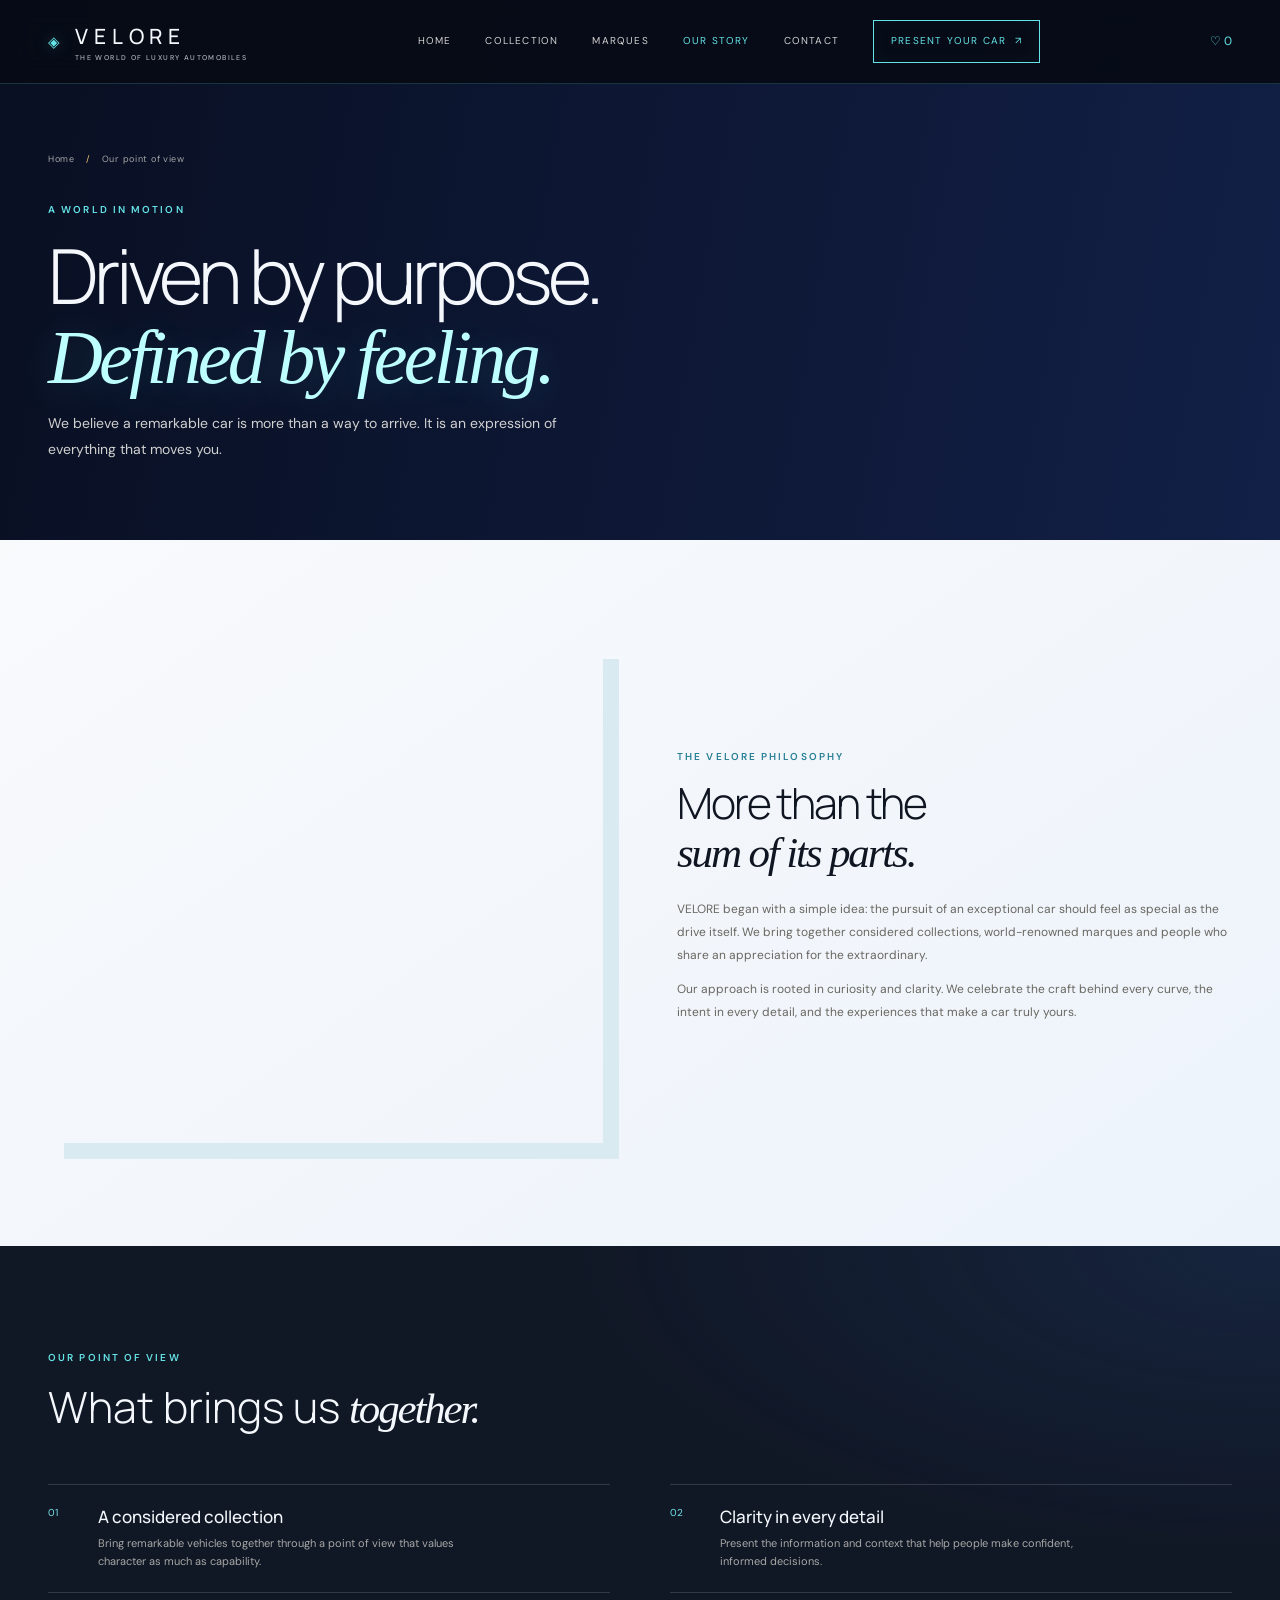
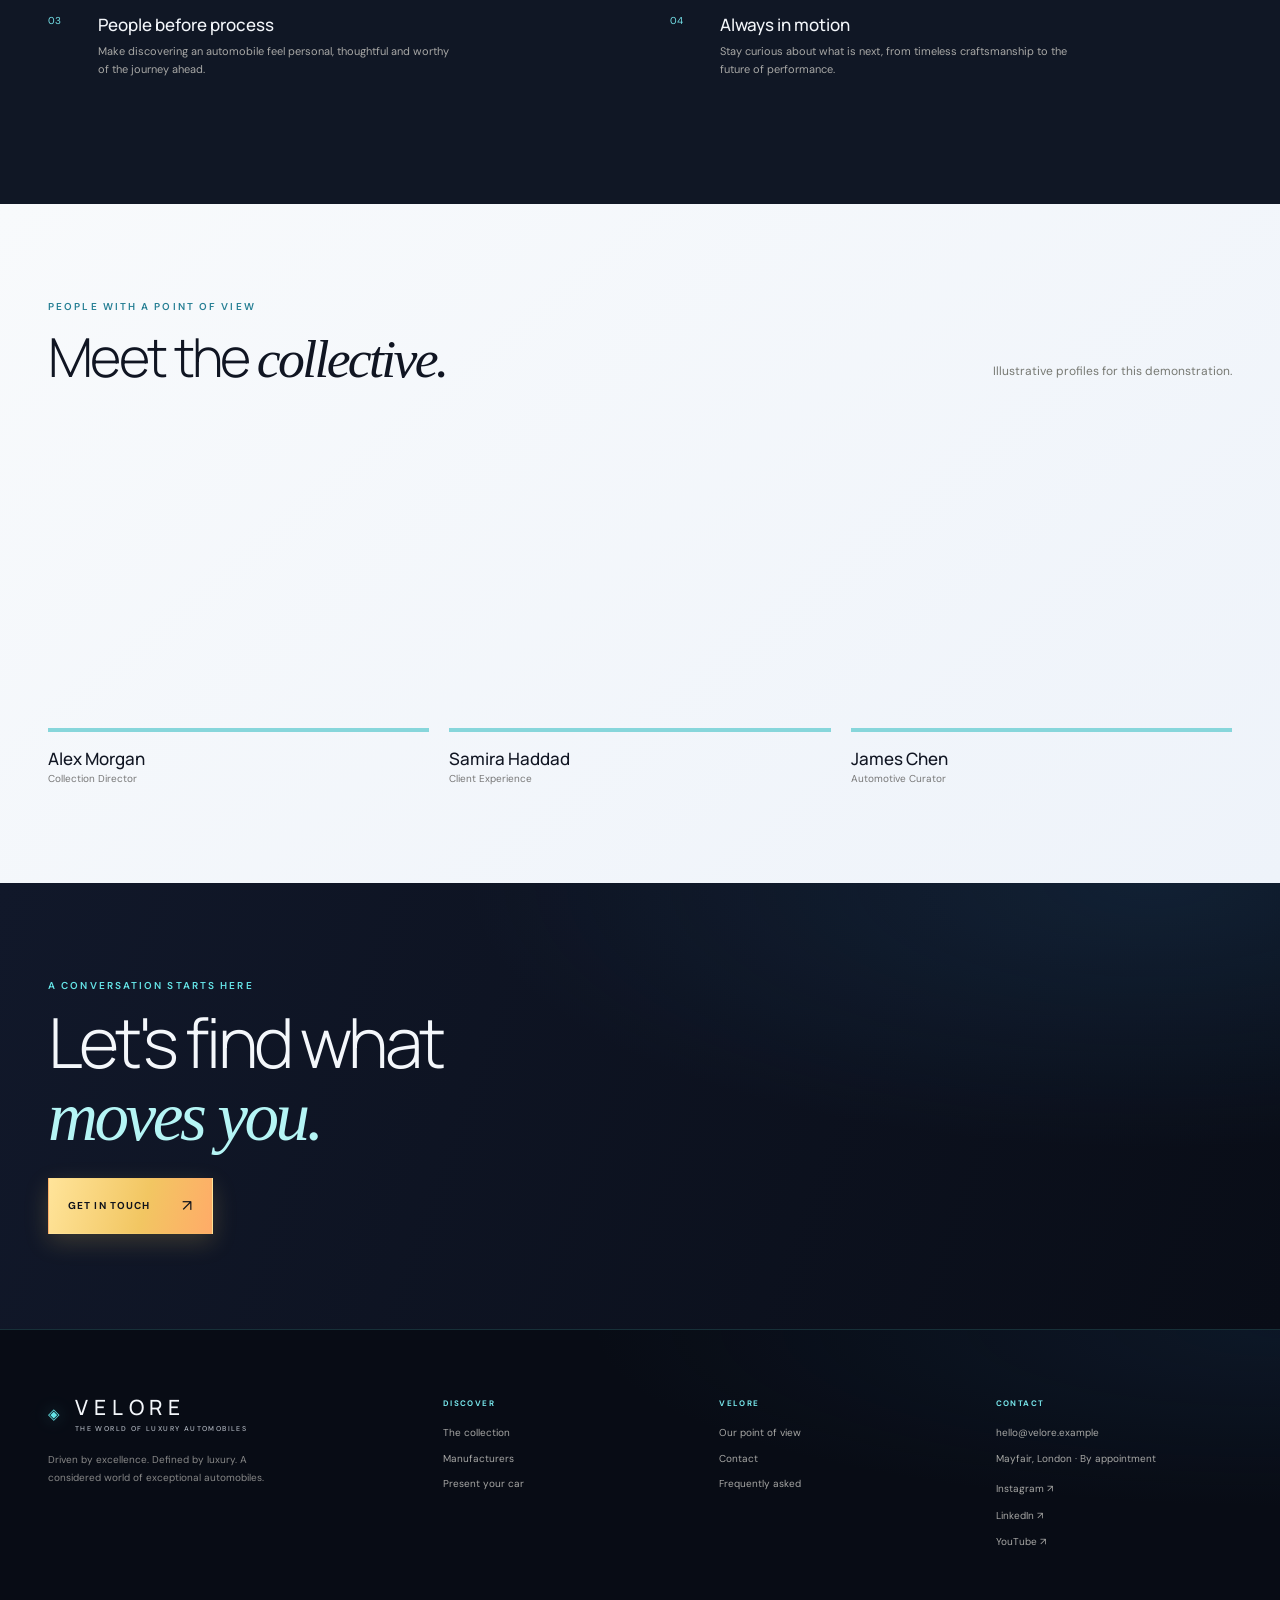
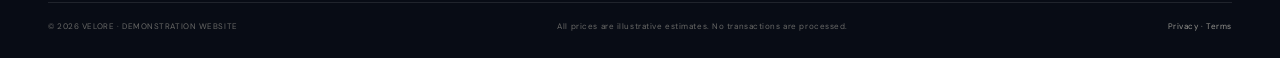
<file: about.html>
<!doctype html><html lang="en"><head><meta charset="utf-8"><meta name="viewport" content="width=device-width,initial-scale=1"><meta name="theme-color" content="#08090b"><title>Our point of view — VELORE</title><link rel="preconnect" href="https://fonts.googleapis.com"><link rel="preconnect" href="https://fonts.gstatic.com" crossorigin><link href="https://fonts.googleapis.com/css2?family=DM+Sans:wght@400;500;600;700&family=Manrope:wght@300;400;500;600;700&display=swap" rel="stylesheet"><link rel="stylesheet" href="css/style.css"></head><body data-page="about"><div class="loader"><span>VELORE</span><i></i></div><div id="site-header"></div><main><section class="page-hero about-hero"><div class="wrap"><div class="breadcrumbs"><a href="index.html">Home</a><span>/</span> Our point of view</div><div class="eyebrow">A WORLD IN MOTION</div><h1>Driven by purpose.<br><em>Defined by feeling.</em></h1><p>We believe a remarkable car is more than a way to arrive. It is an expression of everything that moves you.</p></div></section><section class="about-story section-light"><div class="wrap story-layout"><div class="story-image" role="img" aria-label="Classic luxury car on a scenic road"></div><div class="story-copy"><div class="eyebrow dark-eyebrow">THE VELORE PHILOSOPHY</div><h2>More than the<br><em>sum of its parts.</em></h2><p>VELORE began with a simple idea: the pursuit of an exceptional car should feel as special as the drive itself. We bring together considered collections, world-renowned marques and people who share an appreciation for the extraordinary.</p><p>Our approach is rooted in curiosity and clarity. We celebrate the craft behind every curve, the intent in every detail, and the experiences that make a car truly yours.</p></div></div></section><section class="timeline-section"><div class="wrap"><div class="eyebrow">OUR POINT OF VIEW</div><h2>What brings us <em>together.</em></h2><div class="timeline"><article><span>01</span><div><h3>A considered collection</h3><p>Bring remarkable vehicles together through a point of view that values character as much as capability.</p></div></article><article><span>02</span><div><h3>Clarity in every detail</h3><p>Present the information and context that help people make confident, informed decisions.</p></div></article><article><span>03</span><div><h3>People before process</h3><p>Make discovering an automobile feel personal, thoughtful and worthy of the journey ahead.</p></div></article><article><span>04</span><div><h3>Always in motion</h3><p>Stay curious about what is next, from timeless craftsmanship to the future of performance.</p></div></article></div></div></section><section class="team-section section-light"><div class="wrap"><div class="section-heading"><div><div class="eyebrow dark-eyebrow">PEOPLE WITH A POINT OF VIEW</div><h2>Meet the <em>collective.</em></h2></div><p class="section-note">Illustrative profiles for this demonstration.</p></div><div class="team-grid"><article><div class="team-photo team-one"></div><h3>Alex Morgan</h3><p>Collection Director</p></article><article><div class="team-photo team-two"></div><h3>Samira Haddad</h3><p>Client Experience</p></article><article><div class="team-photo team-three"></div><h3>James Chen</h3><p>Automotive Curator</p></article></div></div></section><section class="contact-cta"><div class="wrap"><div class="eyebrow">A CONVERSATION STARTS HERE</div><h2>Let's find what<br><em>moves you.</em></h2><a href="contact.html" class="button button-gold">Get in touch <b>↗</b></a></div></section></main><div id="site-footer"></div><div id="toast" role="status" aria-live="polite"></div><script src="js/data.js"></script><script src="js/app.js"></script></body></html>
</file>
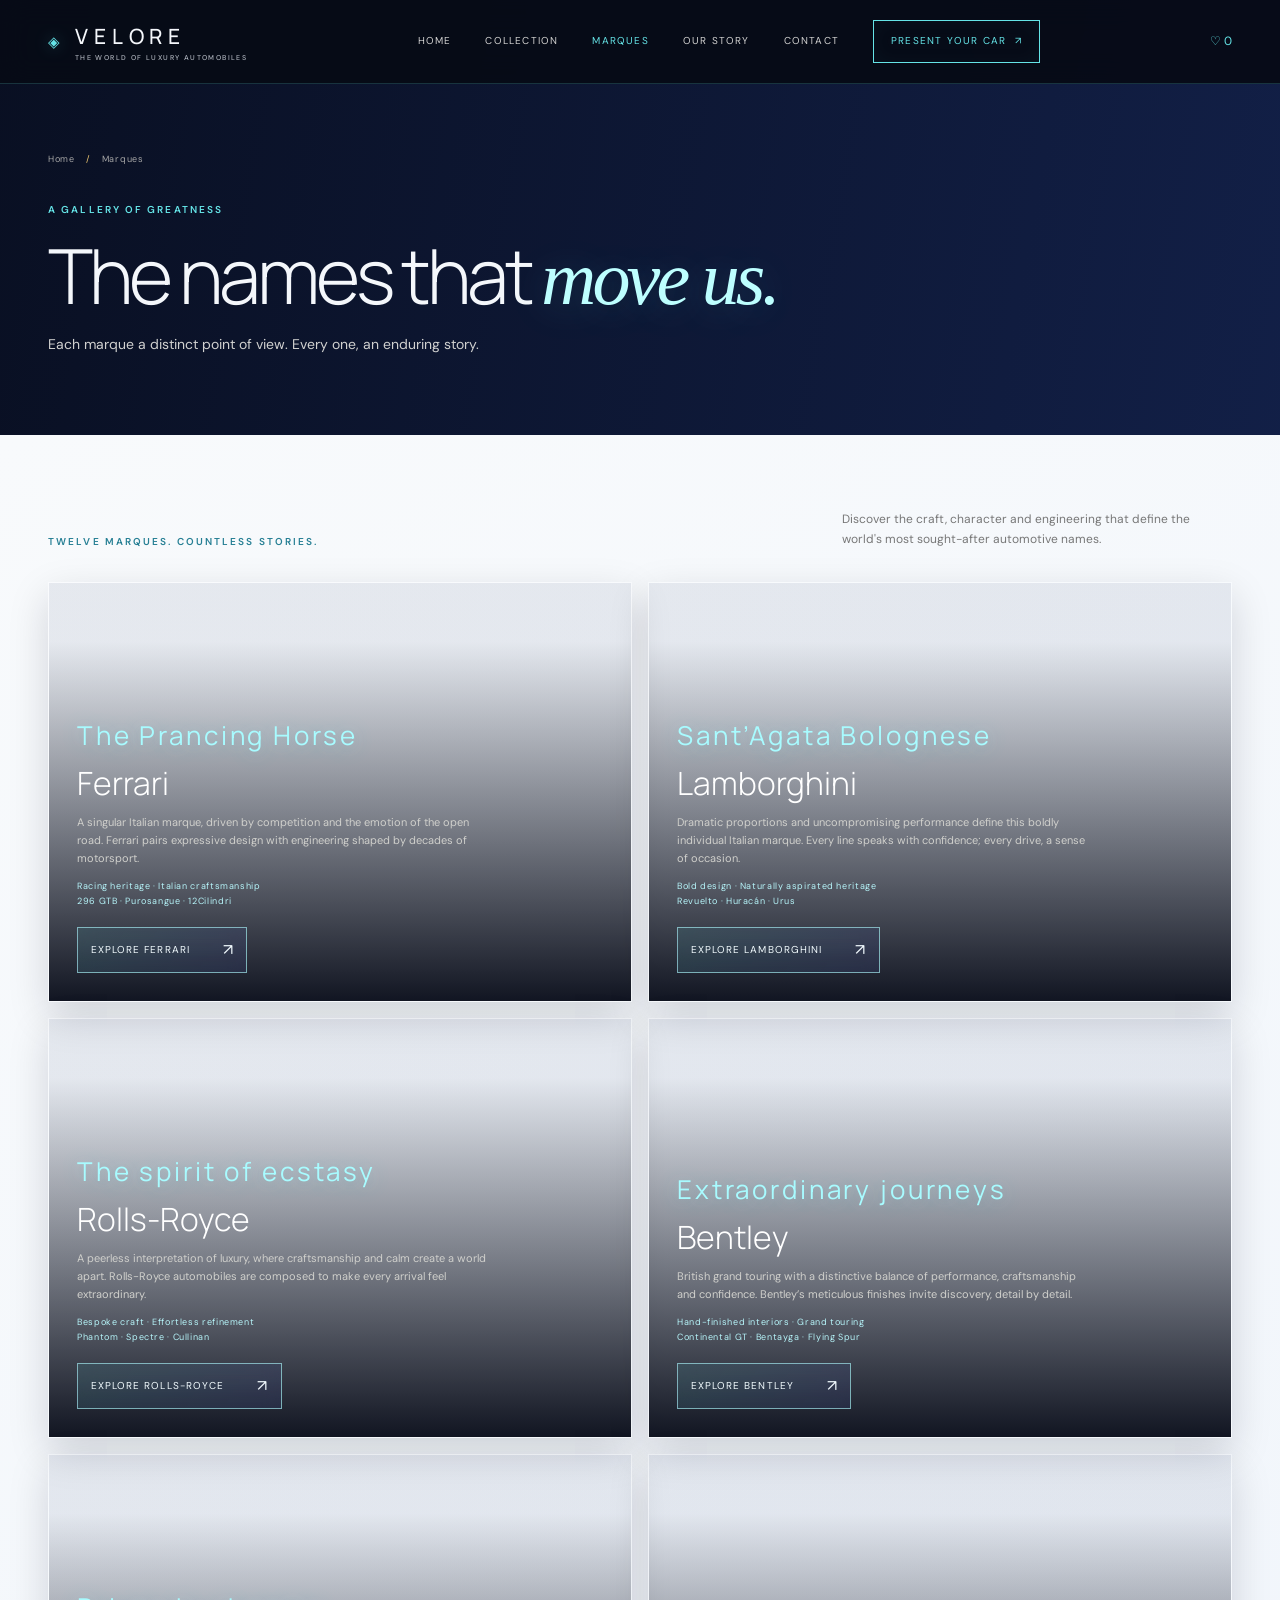
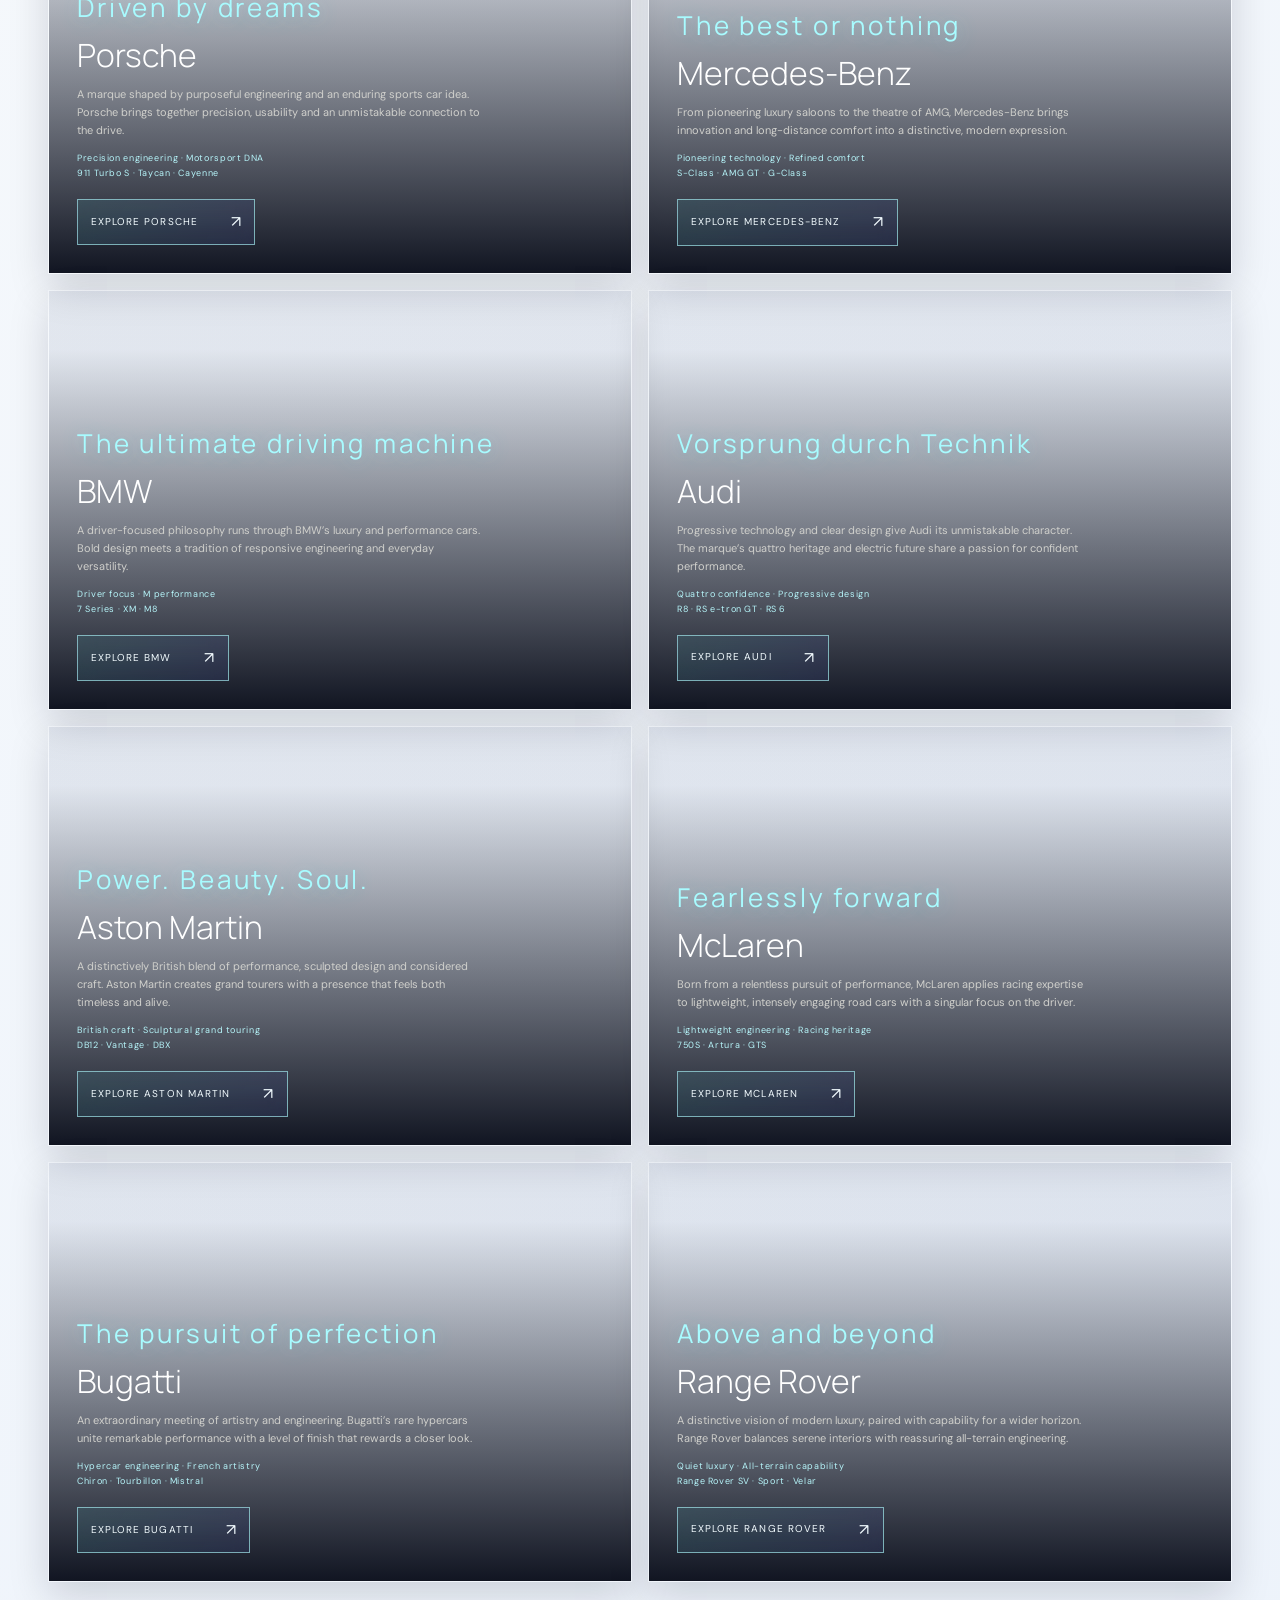
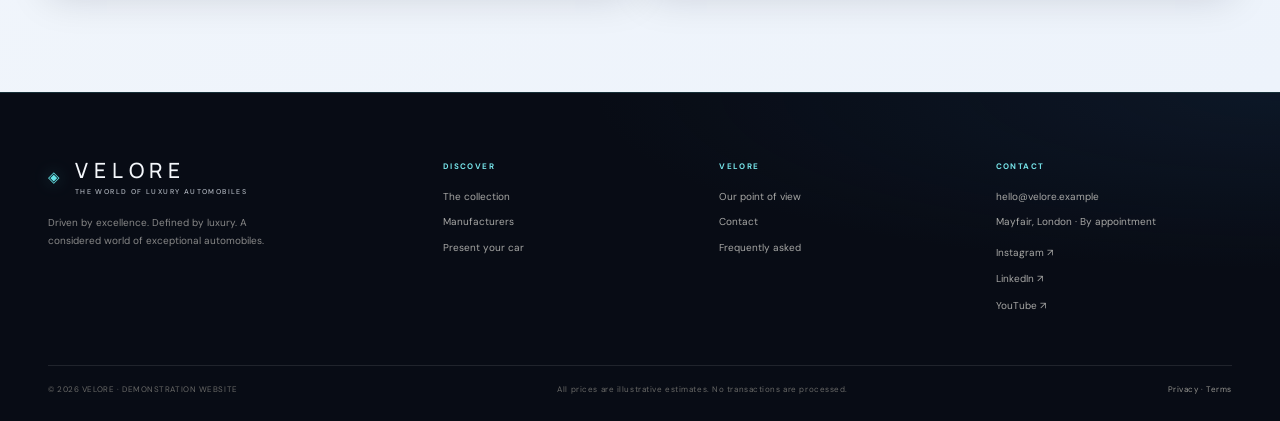
<file: brands.html>
<!doctype html><html lang="en"><head><meta charset="utf-8"><meta name="viewport" content="width=device-width,initial-scale=1"><meta name="theme-color" content="#08090b"><meta name="description" content="Meet the iconic marques in the VELORE collection."><title>Marques — VELORE</title><link rel="preconnect" href="https://fonts.googleapis.com"><link rel="preconnect" href="https://fonts.gstatic.com" crossorigin><link href="https://fonts.googleapis.com/css2?family=DM+Sans:wght@400;500;600;700&family=Manrope:wght@300;400;500;600;700&display=swap" rel="stylesheet"><link rel="stylesheet" href="css/style.css"></head><body data-page="brands"><div class="loader"><span>VELORE</span><i></i></div><div id="site-header"></div><main><section class="page-hero brands-hero"><div class="wrap"><div class="breadcrumbs"><a href="index.html">Home</a><span>/</span> Marques</div><div class="eyebrow">A GALLERY OF GREATNESS</div><h1>The names that <em>move us.</em></h1><p>Each marque a distinct point of view. Every one, an enduring story.</p></div></section><section class="section-light brands-page"><div class="wrap"><div class="brands-intro"><div class="eyebrow dark-eyebrow">TWELVE MARQUES. COUNTLESS STORIES.</div><p>Discover the craft, character and engineering that define the world's most sought-after automotive names.</p></div><div id="brands-grid" class="brands-editorial"></div></div></section></main><div id="site-footer"></div><div id="toast" role="status" aria-live="polite"></div><script src="js/data.js"></script><script src="js/app.js"></script></body></html>
</file>
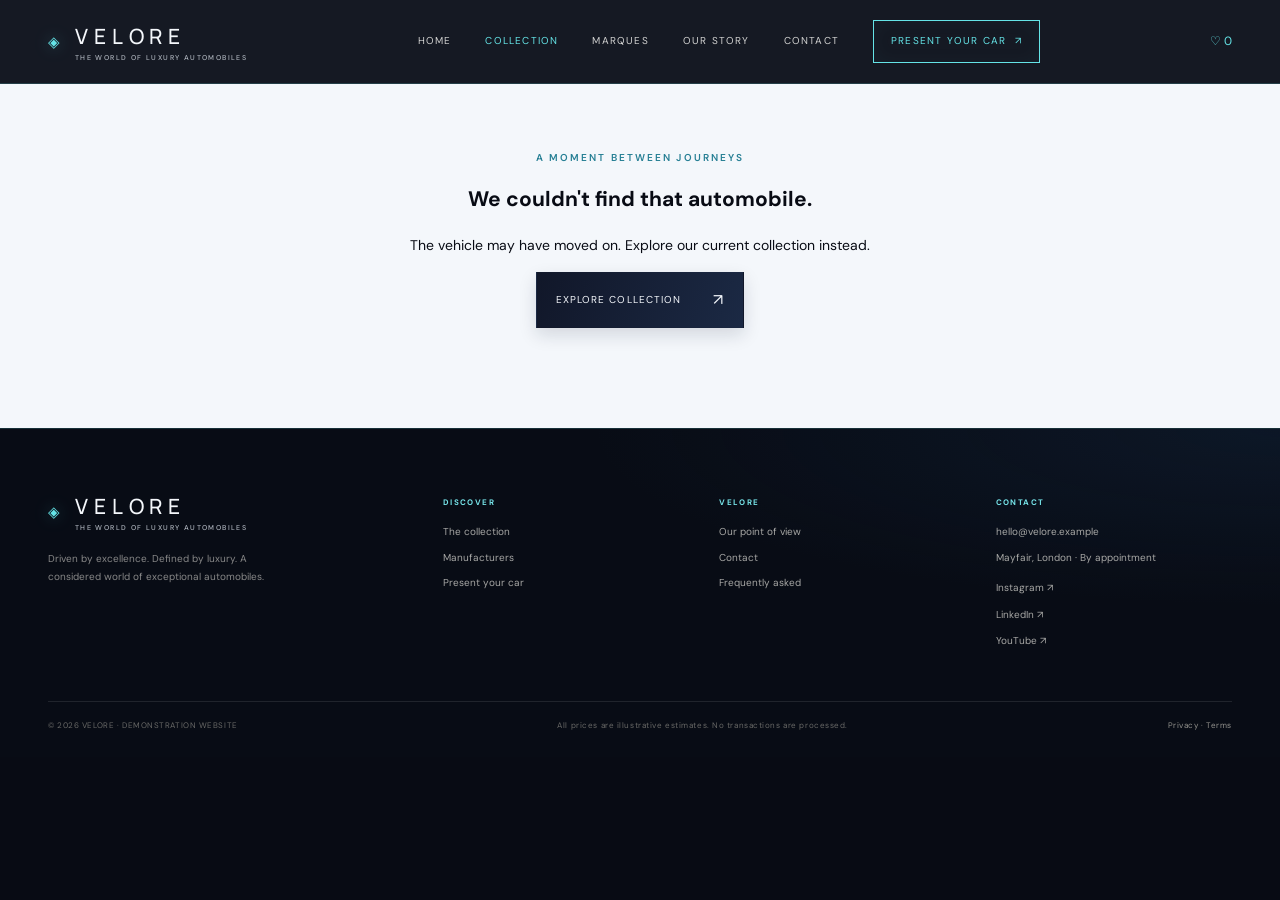
<file: car-details.html>
<!doctype html><html lang="en"><head><meta charset="utf-8"><meta name="viewport" content="width=device-width,initial-scale=1"><meta name="theme-color" content="#08090b"><title>Discover this car — VELORE</title><link rel="preconnect" href="https://fonts.googleapis.com"><link rel="preconnect" href="https://fonts.gstatic.com" crossorigin><link href="https://fonts.googleapis.com/css2?family=DM+Sans:wght@400;500;600;700&family=Manrope:wght@300;400;500;600;700&display=swap" rel="stylesheet"><link rel="stylesheet" href="css/style.css"></head><body data-page="details"><div class="loader"><span>VELORE</span><i></i></div><div id="site-header"></div><main id="detail-content"></main><div id="site-footer"></div><div id="modal-root"></div><div id="toast" role="status" aria-live="polite"></div><script src="js/data.js"></script><script src="js/app.js"></script></body></html>
</file>
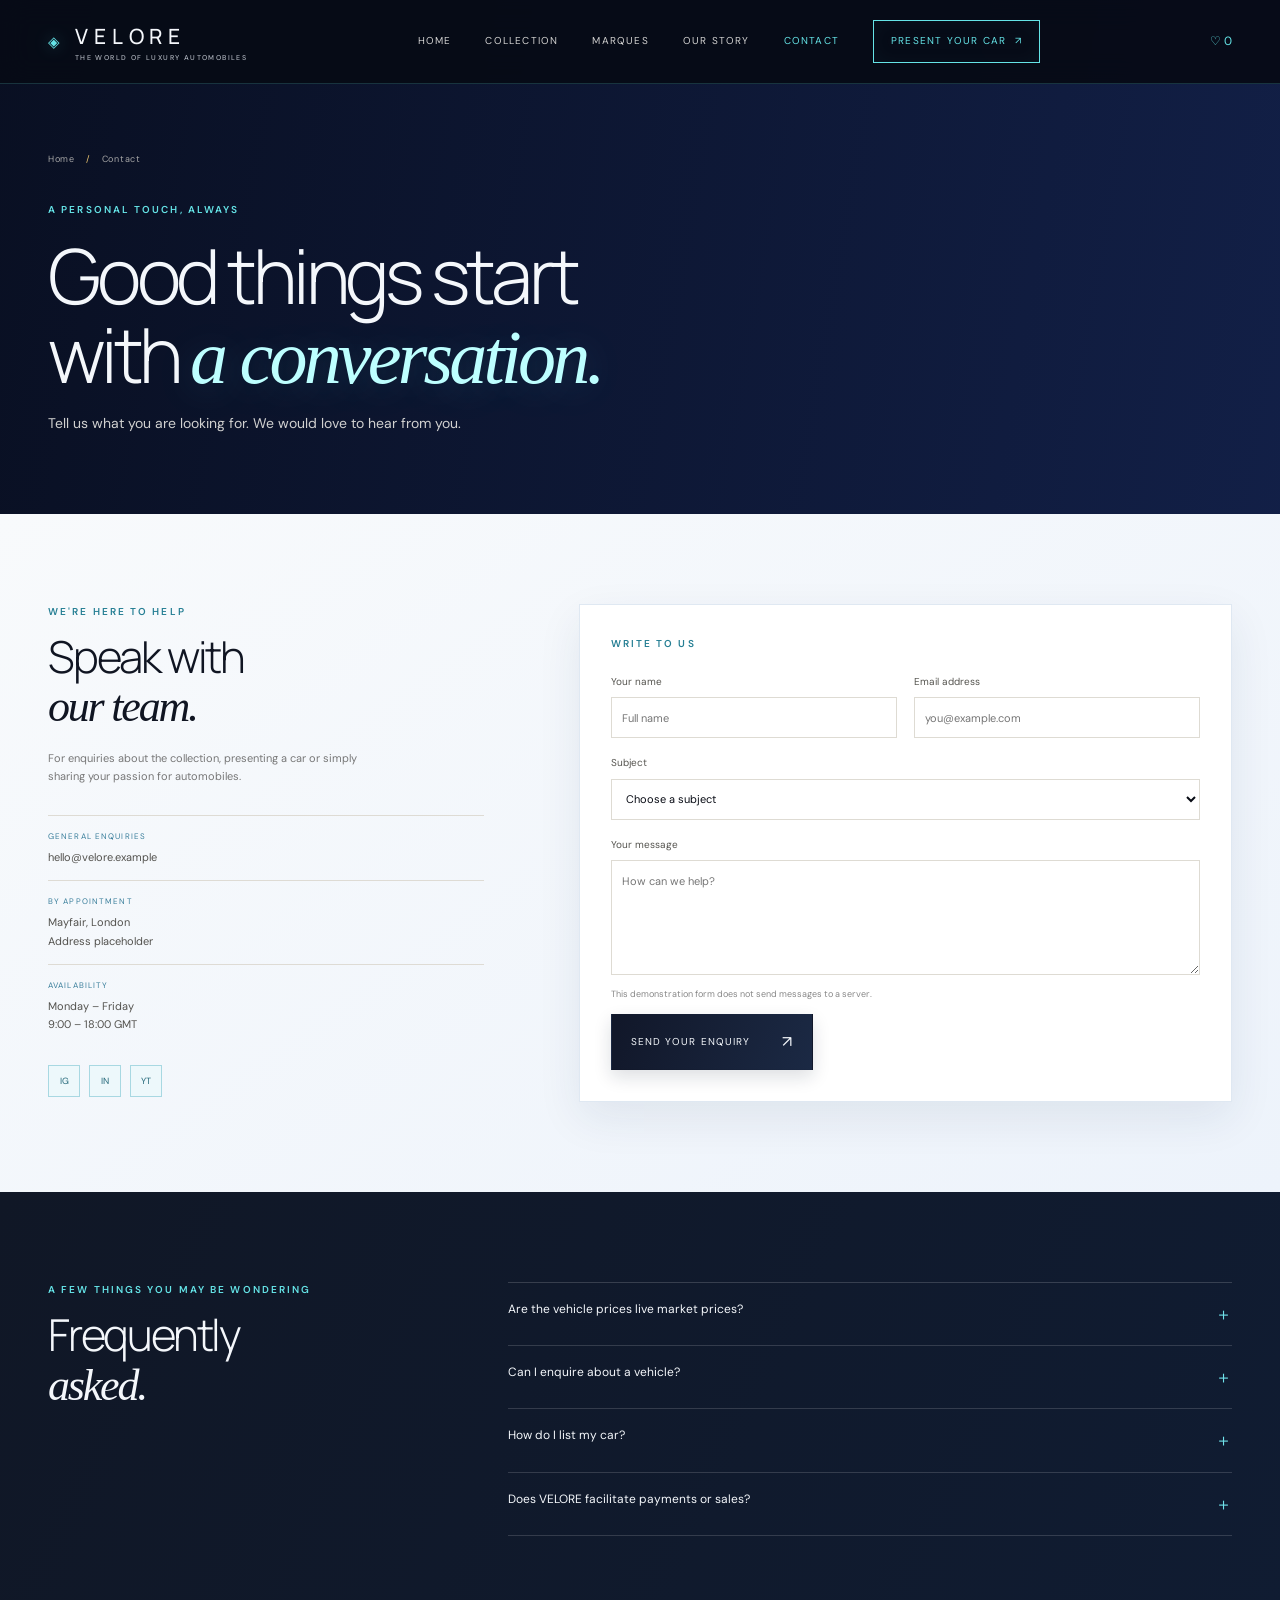
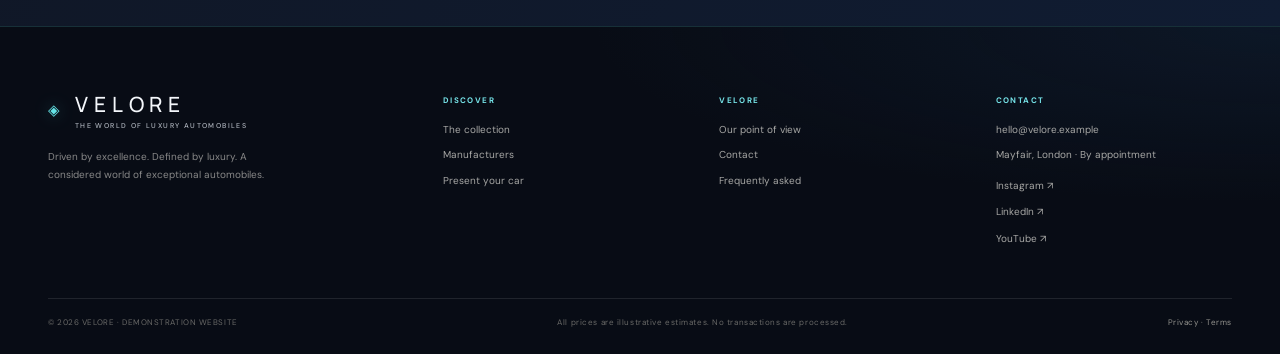
<file: contact.html>
<!doctype html><html lang="en"><head><meta charset="utf-8"><meta name="viewport" content="width=device-width,initial-scale=1"><meta name="theme-color" content="#08090b"><title>Start a conversation — VELORE</title><link rel="preconnect" href="https://fonts.googleapis.com"><link rel="preconnect" href="https://fonts.gstatic.com" crossorigin><link href="https://fonts.googleapis.com/css2?family=DM+Sans:wght@400;500;600;700&family=Manrope:wght@300;400;500;600;700&display=swap" rel="stylesheet"><link rel="stylesheet" href="css/style.css"></head><body data-page="contact"><div class="loader"><span>VELORE</span><i></i></div><div id="site-header"></div><main><section class="page-hero contact-hero"><div class="wrap"><div class="breadcrumbs"><a href="index.html">Home</a><span>/</span> Contact</div><div class="eyebrow">A PERSONAL TOUCH, ALWAYS</div><h1>Good things start<br>with <em>a conversation.</em></h1><p>Tell us what you are looking for. We would love to hear from you.</p></div></section><section class="section-light contact-section"><div class="wrap contact-layout"><div class="contact-aside"><div class="eyebrow dark-eyebrow">WE'RE HERE TO HELP</div><h2>Speak with<br><em>our team.</em></h2><p>For enquiries about the collection, presenting a car or simply sharing your passion for automobiles.</p><div class="contact-detail"><small>GENERAL ENQUIRIES</small><a href="mailto:hello@velore.example">hello@velore.example</a></div><div class="contact-detail"><small>BY APPOINTMENT</small><span>Mayfair, London<br>Address placeholder</span></div><div class="contact-detail"><small>AVAILABILITY</small><span>Monday – Friday<br>9:00 – 18:00 GMT</span></div><div class="social-links"><a href="https://www.instagram.com/" target="_blank" rel="noreferrer" aria-label="Instagram">IG</a><a href="https://www.linkedin.com/" target="_blank" rel="noreferrer" aria-label="LinkedIn">IN</a><a href="https://www.youtube.com/" target="_blank" rel="noreferrer" aria-label="YouTube">YT</a></div></div><form class="contact-form" id="contact-form" novalidate><div class="eyebrow dark-eyebrow">WRITE TO US</div><div class="form-grid"><label>Your name<input name="name" required placeholder="Full name"></label><label>Email address<input name="email" type="email" required placeholder="you@example.com"></label><label class="full-width">Subject<select name="subject" required><option value="">Choose a subject</option><option>I'm interested in a car</option><option>Presenting my car</option><option>General enquiry</option><option>Press and partnerships</option></select></label><label class="full-width">Your message<textarea name="message" required minlength="10" rows="5" placeholder="How can we help?"></textarea></label></div><p class="form-feedback" aria-live="polite">This demonstration form does not send messages to a server.</p><button class="button button-dark" type="submit">Send your enquiry <b>↗</b></button></form></div></section><section class="faq-section" id="faq"><div class="wrap faq-layout"><div><div class="eyebrow">A FEW THINGS YOU MAY BE WONDERING</div><h2>Frequently<br><em>asked.</em></h2></div><div class="faq-list"><details><summary>Are the vehicle prices live market prices?<span>＋</span></summary><p>No. All prices in this demonstration are illustrative estimates and are not verified live market prices.</p></details><details><summary>Can I enquire about a vehicle?<span>＋</span></summary><p>Yes. Use the enquiry button on any vehicle page to create a local demo message. It is not sent to VELORE or a seller.</p></details><details><summary>How do I list my car?<span>＋</span></summary><p>Visit Present your car and follow the guided listing form. Your draft is saved locally in your browser for demonstration.</p></details><details><summary>Does VELORE facilitate payments or sales?<span>＋</span></summary><p>This frontend demonstration provides discovery and enquiry interfaces only. It does not process payments or complete transactions.</p></details></div></div></section></main><div id="site-footer"></div><div id="toast" role="status" aria-live="polite"></div><script src="js/data.js"></script><script src="js/app.js"></script></body></html>
</file>
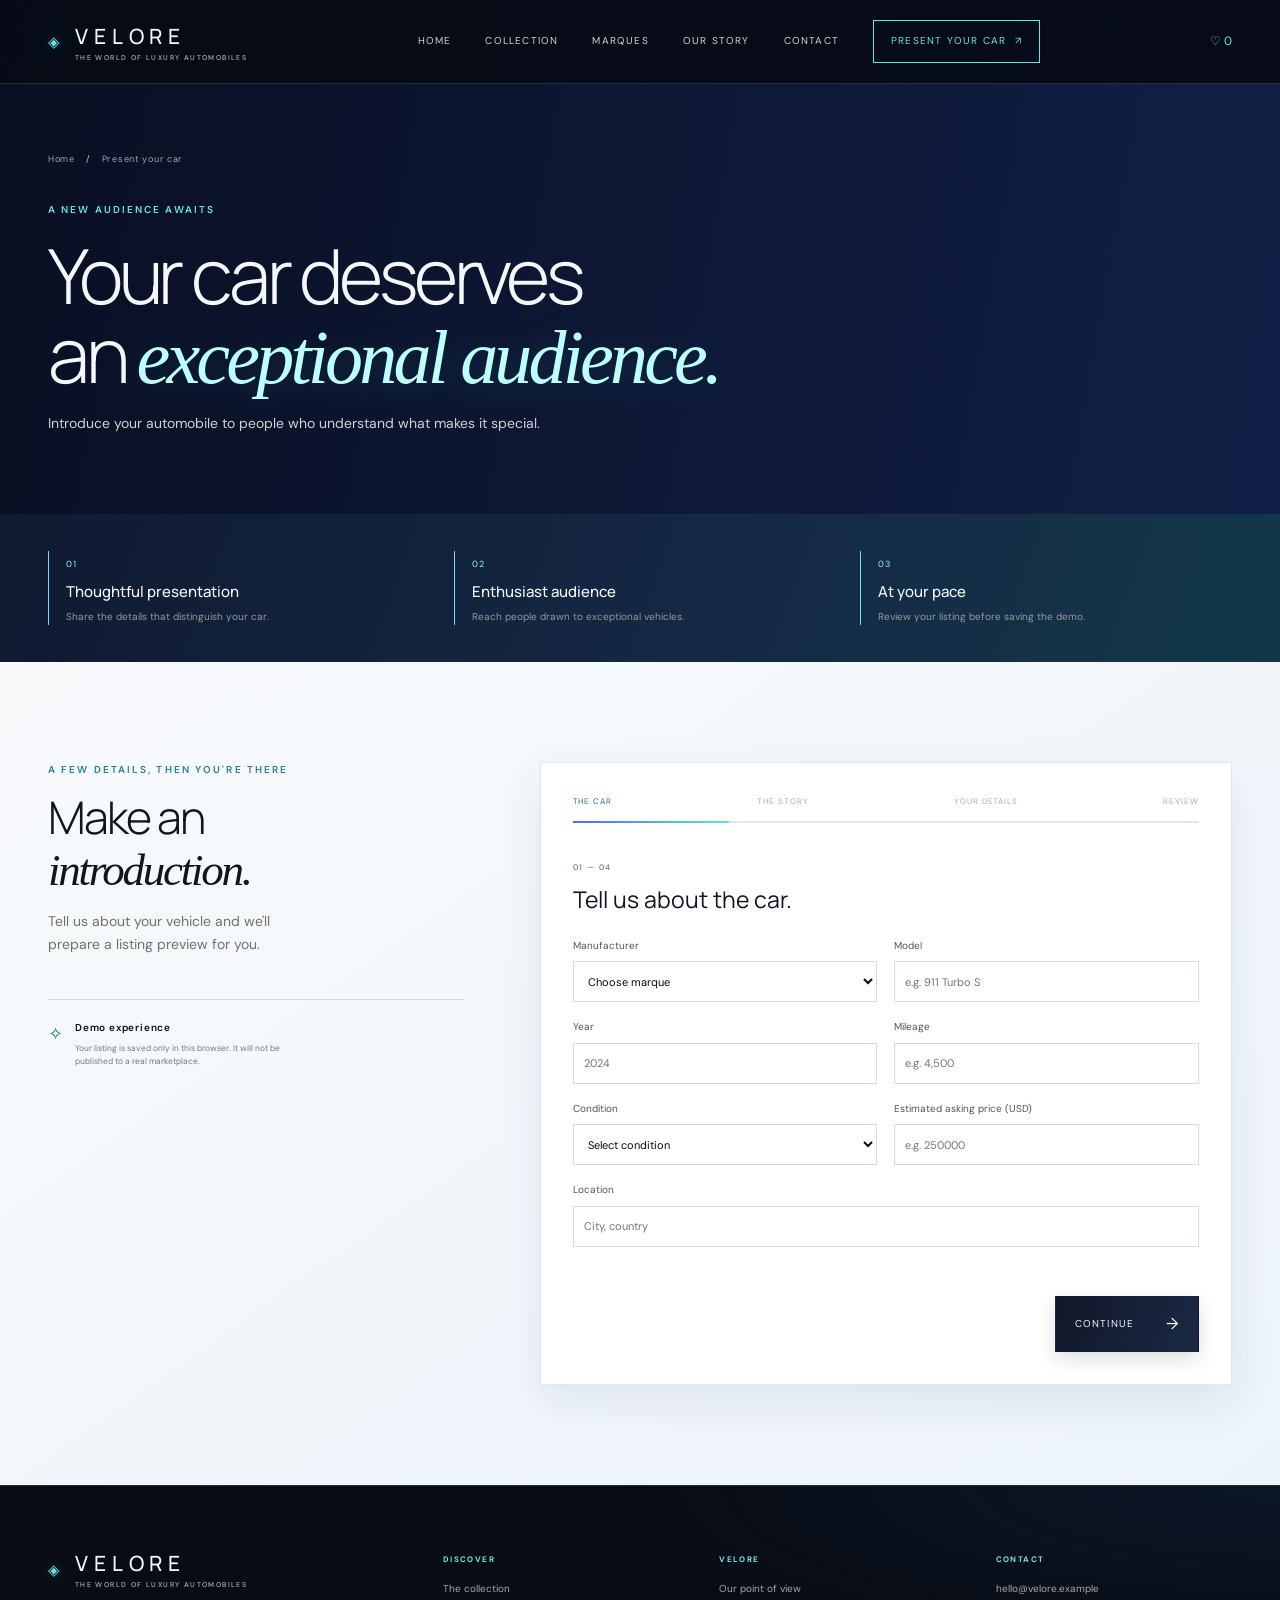
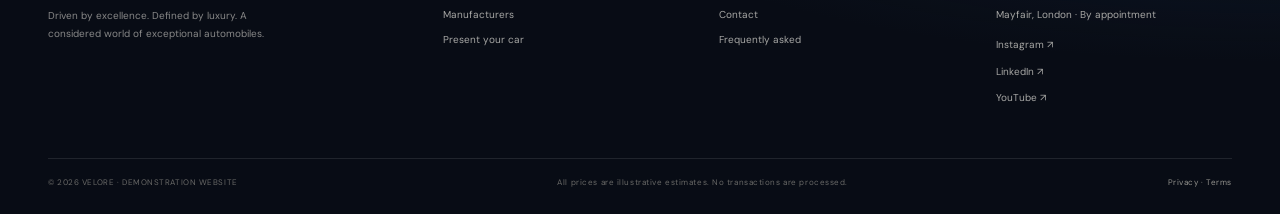
<file: sell.html>
<!doctype html><html lang="en"><head><meta charset="utf-8"><meta name="viewport" content="width=device-width,initial-scale=1"><meta name="theme-color" content="#08090b"><title>Present your car — VELORE</title><link rel="preconnect" href="https://fonts.googleapis.com"><link rel="preconnect" href="https://fonts.gstatic.com" crossorigin><link href="https://fonts.googleapis.com/css2?family=DM+Sans:wght@400;500;600;700&family=Manrope:wght@300;400;500;600;700&display=swap" rel="stylesheet"><link rel="stylesheet" href="css/style.css"></head><body data-page="sell"><div class="loader"><span>VELORE</span><i></i></div><div id="site-header"></div><main><section class="page-hero sell-hero"><div class="wrap"><div class="breadcrumbs"><a href="index.html">Home</a><span>/</span> Present your car</div><div class="eyebrow">A NEW AUDIENCE AWAITS</div><h1>Your car deserves<br>an <em>exceptional audience.</em></h1><p>Introduce your automobile to people who understand what makes it special.</p></div></section><section class="sell-benefits"><div class="wrap benefit-row"><div><span>01</span><h3>Thoughtful presentation</h3><p>Share the details that distinguish your car.</p></div><div><span>02</span><h3>Enthusiast audience</h3><p>Reach people drawn to exceptional vehicles.</p></div><div><span>03</span><h3>At your pace</h3><p>Review your listing before saving the demo.</p></div></div></section><section class="section-light sell-form-section"><div class="wrap sell-form-layout"><div class="sell-form-intro"><div class="eyebrow dark-eyebrow">A FEW DETAILS, THEN YOU'RE THERE</div><h2>Make an<br><em>introduction.</em></h2><p>Tell us about your vehicle and we'll prepare a listing preview for you.</p><div class="local-note">✧ <span>Demo experience<br><small>Your listing is saved only in this browser. It will not be published to a real marketplace.</small></span></div></div><div class="sell-form-card"><div class="step-progress"><div class="step-labels"><span class="active">THE CAR</span><span>THE STORY</span><span>YOUR DETAILS</span><span>REVIEW</span></div><div class="progress-track"><i id="sell-progress"></i></div></div><form id="sell-form" novalidate><section class="sell-step active" data-step="0"><div class="form-title"><span>01 — 04</span><h3>Tell us about the car.</h3></div><div class="form-grid"><label>Manufacturer<select name="brand" required><option value="">Choose marque</option></select></label><label>Model<input name="model" required placeholder="e.g. 911 Turbo S"></label><label>Year<input name="year" type="number" min="1950" max="2027" required placeholder="2024"></label><label>Mileage<input name="mileage" type="number" min="0" required placeholder="e.g. 4,500"></label><label>Condition<select name="condition" required><option value="">Select condition</option><option>Concours</option><option>Excellent</option><option>Very good</option><option>Good</option></select></label><label>Estimated asking price (USD)<input name="price" type="number" min="1" required placeholder="e.g. 250000"></label><label class="full-width">Location<input name="location" required placeholder="City, country"></label></div><p class="field-error" aria-live="polite"></p><div class="form-actions"><span></span><button type="button" class="button button-dark next-step">Continue <b>→</b></button></div></section><section class="sell-step" data-step="1"><div class="form-title"><span>02 — 04</span><h3>Give it some character.</h3></div><label class="stacked-label">Vehicle description<textarea name="description" required minlength="30" rows="5" placeholder="What makes this car special? Share its history, standout options and the feeling behind the wheel."></textarea></label><div class="upload-box"><label for="car-photos"><strong>＋ Add vehicle photographs</strong><span>Choose image files to preview your listing (up to 6).</span><input id="car-photos" type="file" accept="image/*" multiple></label><div id="upload-preview" class="upload-preview"></div></div><p class="field-error" aria-live="polite"></p><div class="form-actions"><button type="button" class="button button-outline prev-step">← Back</button><button type="button" class="button button-dark next-step">Continue <b>→</b></button></div></section><section class="sell-step" data-step="2"><div class="form-title"><span>03 — 04</span><h3>Where can we reach you?</h3></div><div class="form-grid"><label>Your name<input name="sellerName" required placeholder="Full name"></label><label>Email address<input name="email" type="email" required placeholder="you@example.com"></label><label class="full-width">Phone <span class="optional">OPTIONAL</span><input name="phone" type="tel" placeholder="Include country code"></label></div><p class="field-error" aria-live="polite"></p><div class="form-actions"><button type="button" class="button button-outline prev-step">← Back</button><button type="button" class="button button-dark next-step">Review listing <b>→</b></button></div></section><section class="sell-step" data-step="3"><div class="form-title"><span>04 — 04</span><h3>Ready for its introduction.</h3></div><div id="listing-review" class="listing-review"></div><p class="field-error" aria-live="polite"></p><div class="form-actions"><button type="button" class="button button-outline prev-step">← Edit details</button><button type="submit" class="button button-gold">Save demo listing <b>↗</b></button></div></section><section class="sell-success hidden" id="sell-success"><div class="success-mark">✓</div><div class="eyebrow dark-eyebrow">INTRODUCTION COMPLETE</div><h3>Your listing is ready.</h3><p>It's saved locally in this browser for demonstration. It has not been sent or published.</p><a class="button button-dark" href="cars.html">Explore the collection <b>↗</b></a></section></form></div></div></section></main><div id="site-footer"></div><div id="toast" role="status" aria-live="polite"></div><script src="js/data.js"></script><script src="js/app.js"></script></body></html>
</file>
<file: css/style.css>
/* VELORE — editorial dark luxury design system */
:root{--ink:#08090b;--graphite:#17191e;--gold:#d6b46a;--paper:#f5f4f0;--silver:#aeb4bd;--wine:#641d2d;--line:rgba(8,9,11,.12);--serif:Georgia,'Times New Roman',serif;--sans:'DM Sans',Manrope,Arial,sans-serif;--display:'Manrope',sans-serif;--max:1280px}*{box-sizing:border-box}html{scroll-behavior:smooth}body{margin:0;background:var(--ink);color:var(--paper);font-family:var(--sans);font-size:14px;line-height:1.65;-webkit-font-smoothing:antialiased}body.loading{overflow:hidden}img{max-width:100%;display:block}a{color:inherit;text-decoration:none}button,input,select,textarea{font:inherit}button,a,select{ -webkit-tap-highlight-color:transparent}button{cursor:pointer}.wrap{width:min(var(--max),calc(100% - 96px));margin-inline:auto}.section{padding:118px 0}.section-light{background:var(--paper);color:var(--ink)}.section-dark{background:var(--ink)}.eyebrow{font-size:10px;letter-spacing:.21em;font-weight:600;color:var(--gold);line-height:1.5}.dark-eyebrow{color:#887343}.eyebrow span{display:inline-block;width:22px;height:1px;background:var(--gold);vertical-align:middle;margin-right:11px}.sr-only{position:absolute;width:1px;height:1px;padding:0;margin:-1px;overflow:hidden;clip:rect(0,0,0,0);white-space:nowrap;border:0}.hidden{display:none!important}.loader{position:fixed;z-index:2000;inset:0;background:var(--ink);display:flex;flex-direction:column;align-items:center;justify-content:center;gap:18px;transition:opacity .45s,visibility .45s}.loader span{font:500 25px var(--display);letter-spacing:.34em;margin-left:.34em}.loader i{height:1px;width:78px;background:linear-gradient(90deg,transparent,var(--gold),transparent);animation:loadline 1s ease-in-out infinite}.loader.done{opacity:0;visibility:hidden}@keyframes loadline{0%,100%{transform:scaleX(.25);opacity:.35}50%{transform:scaleX(1);opacity:1}}
.site-header{height:84px;position:fixed;z-index:1000;inset:0 0 auto;transition:background .3s,border-color .3s;border-bottom:1px solid transparent}.site-header.scrolled,.site-header.inner-header{background:rgba(8,9,11,.94);backdrop-filter:blur(14px);border-color:rgba(255,255,255,.08)}.nav-wrap{height:100%;width:min(1450px,calc(100% - 96px));margin:auto;display:flex;align-items:center;justify-content:space-between}.wordmark{font:500 21px var(--display);letter-spacing:.28em;display:inline-flex;align-items:center;gap:9px}.wordmark:before{content:'◈';font-size:15px;color:var(--gold)}.wordmark small{display:block;font:500 7px var(--sans);letter-spacing:.2em;color:var(--silver);margin-top:3px}.main-nav{display:flex;align-items:center;gap:34px}.main-nav a{color:#d2d2d1;font-size:10px;letter-spacing:.12em;text-transform:uppercase;transition:color .2s}.main-nav a:hover,.main-nav a.active{color:var(--gold)}.nav-cta{padding:12px 17px;border:1px solid rgba(214,180,106,.65);color:var(--gold)!important}.nav-right{display:flex;align-items:center;gap:20px}.nav-saved{font-size:12px;color:var(--gold)}.menu-toggle{display:none;border:0;background:none;color:var(--paper);font-size:23px}.mobile-menu{display:none}
.hero{position:relative;min-height:790px;height:min(100vh,1000px);display:flex;align-items:center;overflow:hidden;background:#131519}.hero-image,.hero-shade,.promo-photo{position:absolute;inset:0}.hero-image{background-size:cover;background-position:center 55%;transform:scale(1.04);animation:hero-settle 2s cubic-bezier(.2,.8,.2,1) forwards}.hero-shade{background:linear-gradient(90deg,rgba(5,6,7,.9) 0%,rgba(5,6,7,.66) 39%,rgba(5,6,7,.1) 77%),linear-gradient(0deg,rgba(5,6,7,.65),transparent 45%)}@keyframes hero-settle{to{transform:scale(1)}}.hero-content{position:relative;z-index:2;padding-top:60px;animation:rise .9s .2s both}.hero h1,.page-hero h1{font:300 clamp(48px,6.8vw,94px)/1.04 var(--display);letter-spacing:-.055em;margin:23px 0 21px;max-width:760px}.hero h1 em,.page-hero h1 em,.section-heading h2 em,.editorial h2 em,.category-section h2 em,.stats-band h2 em,.promo-inner h2 em,.testimonials h2 em,.newsletter h2 em,.contact-aside h2 em,.faq-layout h2 em,.story-copy h2 em,.timeline-section h2 em,.contact-cta h2 em,.sell-form-intro h2 em{font-family:var(--serif);font-weight:400;letter-spacing:-.05em}.hero-content>p,.page-hero p{font-size:14px;color:#d1d1d0;max-width:455px;line-height:1.85}.hero-actions{display:flex;gap:13px;margin-top:33px}.button{display:inline-flex;align-items:center;justify-content:center;gap:32px;padding:14px 19px;font-size:10px;letter-spacing:.11em;text-transform:uppercase;border:1px solid transparent;min-height:49px;transition:transform .25s,background .25s,border .25s,color .25s;white-space:nowrap}.button b,.text-link b{font-size:16px;font-weight:400;transition:transform .25s}.button:hover{transform:translateY(-3px)}.button:hover b,.text-link:hover b{transform:translate(3px,-2px)}.button-gold{background:var(--gold);color:var(--ink)}.button-gold:hover{background:#e8cb88}.button-glass{border-color:rgba(255,255,255,.35);background:rgba(10,11,12,.22);backdrop-filter:blur(8px)}.button-glass:hover{border-color:var(--gold);color:var(--gold)}.button-dark{background:var(--ink);color:var(--paper)}.button-dark:hover{background:#282a2e}.button-outline{background:transparent;color:var(--ink);border-color:var(--line)}.hero-specs{display:flex;gap:47px;margin-top:77px}.hero-specs>div{display:grid;gap:3px}.hero-specs strong{font:300 23px var(--display)}.hero-specs strong span{color:var(--gold)}.hero-specs small{font-size:8px;letter-spacing:.18em;color:#b4b5b6}.scroll-cue{position:absolute;z-index:2;bottom:36px;left:50%;transform:translateX(-50%);font-size:8px;letter-spacing:.2em;color:#d2d2d2;display:flex;align-items:center;gap:12px}.scroll-cue span{height:1px;width:40px;background:var(--gold)}.hero-index{position:absolute;right:48px;bottom:34px;color:#e3e3e3;font-size:10px;letter-spacing:.15em}.hero-index span{color:var(--gold)}
.section-heading{display:flex;justify-content:space-between;align-items:end;margin-bottom:43px;gap:24px}.section-heading h2,.testimonials h2{font:300 clamp(36px,4.2vw,57px)/1.12 var(--display);letter-spacing:-.05em;margin:13px 0 0}.text-link{font-size:10px;text-transform:uppercase;letter-spacing:.11em;display:inline-flex;align-items:center;gap:17px;border-bottom:1px solid rgba(214,180,106,.55);padding-bottom:8px;color:inherit}.text-link b{color:var(--gold)}.car-grid{display:grid;grid-template-columns:repeat(3,minmax(0,1fr));gap:22px}.car-card{background:#fff;color:var(--ink);min-width:0;transform-style:preserve-3d;transition:transform .32s,box-shadow .32s;position:relative}.car-card:hover{transform:translateY(-7px) perspective(1000px) rotateX(1.1deg);box-shadow:0 22px 45px rgba(0,0,0,.15)}.car-card-image{height:230px;position:relative;overflow:hidden;background:#24262a}.car-card-image img{height:100%;width:100%;object-fit:cover;transition:transform .7s cubic-bezier(.2,.7,.2,1)}.car-card:hover .car-card-image img{transform:scale(1.055)}.car-badge{position:absolute;top:14px;left:14px;background:rgba(8,9,11,.78);color:var(--gold);padding:7px 9px;font-size:8px;text-transform:uppercase;letter-spacing:.15em}.heart-button{position:absolute;right:13px;top:12px;width:34px;height:34px;border:1px solid rgba(255,255,255,.48);background:rgba(8,9,11,.35);color:white;font-size:18px;line-height:1;display:grid;place-items:center;backdrop-filter:blur(6px)}.heart-button.saved{color:var(--gold);border-color:var(--gold)}.car-card-body{padding:21px 20px 18px}.car-maker{font-size:9px;letter-spacing:.18em;color:#8b7750;text-transform:uppercase}.car-card h3{font:500 19px var(--display);letter-spacing:-.025em;margin:5px 0 14px}.car-specs{display:flex;gap:12px;color:#6c6c6a;font-size:9px;border-top:1px solid #eae9e5;padding-top:13px}.car-price-row{display:flex;align-items:end;justify-content:space-between;margin-top:16px}.car-price{font:500 15px var(--display)}.car-price small{font:400 8px var(--sans);display:block;color:#888;letter-spacing:.09em}.card-arrow{font-size:20px;color:#8b7750}.brand-strip{padding:63px 0 57px;background:#101114;border-top:1px solid rgba(255,255,255,.07);border-bottom:1px solid rgba(255,255,255,.07);overflow:hidden}.strip-head{display:flex;justify-content:space-between;align-items:center}.brand-marquee{overflow:hidden;margin-top:32px}.brand-track{display:flex;align-items:center;gap:64px;width:max-content;animation:marquee 32s linear infinite}.brand-track:hover{animation-play-state:paused}.brand-word{font:500 18px var(--display);letter-spacing:.08em;color:#b6b5b0;white-space:nowrap;transition:color .2s}.brand-word:hover{color:var(--gold)}@keyframes marquee{to{transform:translateX(-50%)}}
.editorial{min-height:630px;display:grid;grid-template-columns:1fr 1fr;position:relative;overflow:hidden;align-items:center}.editorial-photo{position:absolute;inset:0 0 0 25%;background-size:cover;background-position:center;opacity:.78}.editorial:after{content:'';position:absolute;inset:0;background:linear-gradient(90deg,var(--ink) 4%,rgba(8,9,11,.94) 36%,rgba(8,9,11,.22) 100%)}.editorial-copy{position:relative;z-index:1;margin-left:max(48px,calc((100vw - var(--max))/2));padding:100px 25px 100px 0;max-width:500px}.editorial h2,.stats-band h2,.promo-inner h2,.contact-cta h2{font:300 clamp(43px,5.4vw,70px)/1.04 var(--display);letter-spacing:-.055em;margin:18px 0}.editorial p{color:#b9b9b6;max-width:380px;margin-bottom:28px}.category-section{padding:112px 0}.section-note{max-width:280px;color:#777973;font-size:12px;margin:0 0 8px}.category-grid{display:grid;grid-template-columns:repeat(6,1fr);grid-template-rows:230px 230px;gap:12px}.category-card{position:relative;overflow:hidden;background-size:cover;background-position:center;color:white;padding:24px;display:flex;flex-direction:column;justify-content:end;isolation:isolate}.category-card:before{content:'';position:absolute;inset:0;background:linear-gradient(0deg,rgba(5,6,7,.82),transparent 72%);z-index:-1;transition:background .3s}.category-card:after{content:'';position:absolute;inset:0;background-image:inherit;background-size:cover;background-position:center;z-index:-2;transition:transform .65s}.category-card:hover:after{transform:scale(1.055)}.category-card span{font-size:8px;color:#dfc17a;letter-spacing:.15em}.category-card h3{font:400 23px var(--display);margin:7px 0 0}.category-card>b{position:absolute;right:23px;bottom:26px;color:var(--gold);font-size:20px;font-weight:400}.category-hyper{grid-column:span 3;background-image:url('https://images.unsplash.com/photo-1544829099-b9a0c07fad1a?auto=format&fit=crop&w=1200&q=80')}.category-sports{grid-column:span 3;background-image:url('https://images.unsplash.com/photo-1503736334956-4c8f8e92946d?auto=format&fit=crop&w=1200&q=80')}.category-suv{grid-column:span 2;background-image:url('https://images.unsplash.com/photo-1519641471654-76ce0107ad1b?auto=format&fit=crop&w=1000&q=80')}.category-electric{grid-column:span 2;background-image:url('https://images.unsplash.com/photo-1560958089-b8a1929cea89?auto=format&fit=crop&w=1000&q=80')}.category-sedan{grid-column:span 2;background-image:url('https://images.unsplash.com/photo-1563720223185-11003d516935?auto=format&fit=crop&w=1000&q=80')}.stats-band{padding:85px 0;background:linear-gradient(100deg,#18191c,#0a0b0d);border-block:1px solid rgba(255,255,255,.07)}.stats-inner{display:grid;grid-template-columns:2fr repeat(3,1fr);align-items:center;gap:30px;position:relative}.stats-band h2{font-size:47px}.stat{border-left:1px solid rgba(255,255,255,.13);padding-left:28px;display:flex;flex-direction:column;gap:9px}.stat strong{font:300 43px var(--display);color:var(--gold)}.stat span{font-size:8px;letter-spacing:.16em;color:#a6a6a4}.stat-disclaimer{position:absolute;bottom:-27px;right:0;font-size:9px;color:#787976}.promo-banner{height:500px;position:relative;display:flex;align-items:center;overflow:hidden}.promo-photo{background-size:cover;background-position:center 58%;opacity:.8}.promo-banner:after{content:'';position:absolute;inset:0;background:linear-gradient(90deg,rgba(7,8,9,.88),rgba(7,8,9,.2)),linear-gradient(0deg,rgba(7,8,9,.35),transparent)}.promo-inner{position:relative;z-index:2}.promo-inner h2{margin:18px 0 25px}.testimonials{padding:107px 0;background:#eeeDE8}.testimonials h2{margin-bottom:43px}.quote-grid{display:grid;grid-template-columns:repeat(3,1fr);gap:17px}.quote-grid blockquote{margin:0;padding:27px;background:#f9f8f5;border:1px solid #e8e5dd;min-height:220px;display:flex;flex-direction:column}.quote-grid blockquote>span{color:#9b7d3e;letter-spacing:.18em;font-size:11px}.quote-grid blockquote p{font:400 17px/1.55 var(--serif);flex:1;margin:14px 0 24px}.quote-grid footer{font-size:8px;letter-spacing:.14em}.quote-grid footer small{display:block;color:#888;margin-top:5px}.newsletter{padding:75px 0;background:#151619;border-top:1px solid rgba(255,255,255,.06)}.newsletter-inner{display:flex;justify-content:space-between;align-items:center;gap:50px}.newsletter h2{font:300 34px var(--display);letter-spacing:-.04em;margin:9px 0}.newsletter p{margin:0;color:#a6a6a5;font-size:12px}.newsletter-form{display:grid;grid-template-columns:1fr auto;max-width:485px;width:100%;border-bottom:1px solid rgba(255,255,255,.4)}.newsletter-form input{background:transparent;border:0;color:white;padding:13px 3px;outline:0;font-size:12px}.newsletter-form button{background:transparent;color:var(--gold);border:0;font-size:10px;letter-spacing:.1em;text-transform:uppercase;display:flex;gap:17px;align-items:center}.newsletter-form small{grid-column:1/-1;color:#747473;font-size:9px;padding:8px 0 12px}
.page-hero{padding:152px 0 77px;min-height:385px;position:relative;overflow:hidden;background:#15171a}.page-hero:before{content:'';position:absolute;inset:0;background:linear-gradient(90deg,rgba(8,9,11,.9),rgba(8,9,11,.4)),var(--page-image,linear-gradient(90deg,#17191e,#0b0c0e));background-size:cover;background-position:center;opacity:.68}.page-hero .wrap{position:relative;z-index:1}.page-hero h1{font-size:clamp(48px,6vw,76px);margin:19px 0 14px}.page-hero p{max-width:540px;margin:0}.breadcrumbs{display:flex;gap:11px;font-size:9px;color:#a6a6a6;letter-spacing:.08em;margin-bottom:35px}.breadcrumbs a:hover{color:var(--gold)}.breadcrumbs span{color:var(--gold)}.collection-hero{--page-image:url('https://images.unsplash.com/photo-1492144534655-ae79c964c9d7?auto=format&fit=crop&w=2000&q=85')}.brands-hero{--page-image:url('https://images.unsplash.com/photo-1494976388531-d1058494cdd8?auto=format&fit=crop&w=2000&q=85')}.sell-hero{--page-image:url('https://images.unsplash.com/photo-1600705722901-9f60b2a89b26?auto=format&fit=crop&w=2000&q=85')}.about-hero{--page-image:url('https://images.unsplash.com/photo-1500530855697-b586d89ba3ee?auto=format&fit=crop&w=2000&q=85')}.contact-hero{--page-image:url('https://images.unsplash.com/photo-1511919884226-fd3cad34687c?auto=format&fit=crop&w=2000&q=85')}.listing-section{padding:70px 0 110px}.listing-top{display:flex;align-items:end;justify-content:space-between;gap:25px;margin-bottom:35px}.listing-top h2{font:300 38px var(--display);letter-spacing:-.04em;margin:7px 0 0}.search-box{width:min(340px,100%);display:flex;align-items:center;gap:10px;border-bottom:1px solid #a9a8a2;padding:10px 0}.search-box>span{font-size:22px;color:#877343}.search-box input{border:0;background:transparent;outline:0;width:100%;font-size:11px;color:var(--ink)}.search-box kbd{font-size:10px;color:#777}.collection-toolbar{border-block:1px solid #dfddd7;padding:16px 0;display:flex;justify-content:space-between;align-items:center;gap:20px}.result-count{font-size:10px;color:#767671}.toolbar-actions{display:flex;align-items:center;gap:12px}.view-toggle{width:31px;height:31px;border:1px solid transparent;background:transparent;color:#555;font-size:16px}.view-toggle.active{border-color:#c4b27e;color:#806d40}.sort-label{font-size:8px;letter-spacing:.13em;color:#777;display:flex;align-items:center;gap:10px}.sort-label select{border:0;background:transparent;color:var(--ink);font-size:10px;outline:0}.wishlist-filter{background:transparent;border:0;color:#555;font-size:10px}.wishlist-filter span{color:#8c7542}.active-filters{display:flex;gap:8px;min-height:16px;padding:9px 0}.filter-chip{padding:4px 8px;border:1px solid #d9d6cd;font-size:9px;color:#57564f;cursor:pointer}.catalog-layout{display:grid;grid-template-columns:225px 1fr;gap:32px}.filter-panel{border-top:1px solid var(--ink);padding-top:15px}.filter-heading{display:flex;justify-content:space-between;align-items:center;font-size:9px;letter-spacing:.12em;margin-bottom:23px}.filter-heading button{background:transparent;border:0;color:#8c7542;text-decoration:underline;font-size:9px}.filter-label{display:block;font-size:10px;font-weight:600;margin:0 0 20px}.filter-label select,.filter-label input{display:block;width:100%;height:39px;padding:0 9px;border:1px solid #dedcd5;background:transparent;color:#333;font-size:10px;margin-top:8px;outline-color:#a88c50}.filter-fieldset{border:0;border-top:1px solid #dedcd5;padding:13px 0 14px;margin:0 0 5px}.filter-fieldset legend{font-weight:600;font-size:10px;padding:0 10px 0 0}.check-options{display:grid;gap:9px;margin-top:5px}.check-options label{font-size:10px;color:#64645e;display:flex;gap:8px;align-items:center;cursor:pointer}.check-options input{accent-color:#967c45}.range-inputs{display:flex;gap:7px}.range-inputs input{min-width:0}.estimate-note{font-size:9px;color:#88877f;line-height:1.5;margin-top:22px}.listing-results .car-grid{grid-template-columns:repeat(3,minmax(0,1fr));gap:15px}.listing-results .car-card-image{height:174px}.listing-results .car-card-body{padding:15px}.listing-results .car-card h3{font-size:16px}.listing-results .car-specs{gap:7px;font-size:8px}.listing-results .car-price{font-size:13px}.car-grid.list-view{grid-template-columns:1fr}.list-view .car-card{display:grid;grid-template-columns:260px 1fr}.list-view .car-card-image{height:100%;min-height:185px}.list-view .car-card-body{padding:24px}.empty-state{text-align:center;padding:85px 20px}.empty-state>span{font-size:35px;color:#a58a50}.empty-state h3{font:400 28px var(--display)}.empty-state p{color:#777;margin-bottom:23px}
.detail-main{background:var(--paper);color:var(--ink);padding-bottom:80px}.detail-top{padding:117px 0 18px}.detail-heading{display:flex;justify-content:space-between;align-items:end;gap:20px}.detail-heading h1{font:300 clamp(36px,5vw,60px)/1.05 var(--display);margin:10px 0 8px;letter-spacing:-.05em}.detail-heading h1 em{font-family:var(--serif);font-weight:400}.detail-price{font:400 25px var(--display);text-align:right}.detail-price small{display:block;font:400 8px var(--sans);color:#777;letter-spacing:.12em;margin-top:5px}.gallery-layout{display:grid;grid-template-columns:1fr 130px;gap:10px;margin-top:28px}.gallery-main{height:520px;overflow:hidden;background:#ddd}.gallery-main img{height:100%;width:100%;object-fit:cover;transition:transform .5s}.gallery-main:hover img{transform:scale(1.025)}.gallery-thumbs{display:flex;flex-direction:column;gap:10px}.gallery-thumbs button{padding:0;border:2px solid transparent;height:calc((100% - 20px)/3);background:#ddd;overflow:hidden}.gallery-thumbs button.active{border-color:#a88c50}.gallery-thumbs img{width:100%;height:100%;object-fit:cover}.detail-actions{display:flex;gap:12px;margin-top:19px}.detail-actions .button{min-width:180px}.detail-content-grid{display:grid;grid-template-columns:1.1fr .9fr;gap:70px;margin-top:77px}.detail-copy h2,.spec-panel h2{font:300 35px var(--display);margin:11px 0 18px;letter-spacing:-.04em}.detail-copy p{color:#62615c;line-height:1.9;max-width:620px}.spec-panel{border-top:1px solid #d8d5cc}.spec-row{display:flex;justify-content:space-between;gap:20px;padding:15px 0;border-bottom:1px solid #dedbd3;font-size:11px}.spec-row span{color:#72716d}.feature-list{display:grid;grid-template-columns:1fr 1fr;gap:11px;padding:0;margin-top:25px;list-style:none;color:#585850;font-size:11px}.feature-list li:before{content:'✧';color:#927b47;margin-right:8px}.similar-section{padding:80px 0;background:#ecebe6}.similar-section h2{font:300 37px var(--display);margin:8px 0 33px}.fallback-detail{text-align:center;padding:150px 24px 100px;background:var(--paper);color:var(--ink)}.modal-backdrop{position:fixed;inset:0;background:rgba(0,0,0,.75);z-index:1400;display:grid;place-items:center;padding:20px}.enquiry-modal{background:var(--paper);color:var(--ink);width:min(560px,100%);padding:34px;position:relative}.modal-close{position:absolute;right:20px;top:17px;background:none;border:0;font-size:23px}.enquiry-modal h2{font:300 35px var(--display);margin:9px 0}.enquiry-modal p{color:#666;font-size:12px}.enquiry-modal form{display:grid;gap:15px;margin-top:22px}.enquiry-modal label{font-size:10px}.enquiry-modal input,.enquiry-modal textarea{display:block;width:100%;border:1px solid #ddd;background:transparent;padding:11px;margin-top:6px;outline-color:#a88c50}.enquiry-modal .feedback{color:#77643d}
.brands-page{padding:75px 0 110px}.brands-intro{display:flex;justify-content:space-between;align-items:end;gap:30px;padding-bottom:33px}.brands-intro p{max-width:390px;margin:0;color:#777;font-size:12px}.brands-editorial{display:grid;grid-template-columns:repeat(2,1fr);gap:16px}.brand-editorial-card{min-height:420px;position:relative;overflow:hidden;background-size:cover;background-position:center;color:white;display:flex;flex-direction:column;justify-content:end;padding:28px;isolation:isolate}.brand-editorial-card:before{content:'';position:absolute;inset:0;z-index:-1;background:linear-gradient(0deg,rgba(4,5,6,.91),rgba(4,5,6,.05) 86%)}.brand-editorial-card:after{content:'';position:absolute;inset:0;z-index:-2;background:inherit;background-size:cover;background-position:center;transition:transform .7s}.brand-editorial-card:hover:after{transform:scale(1.04)}.brand-editorial-card .brand-wordmark{font:400 26px var(--display);letter-spacing:.11em;color:#e7d6ab;margin-bottom:8px}.brand-editorial-card h2{font:300 32px var(--display);margin:0 0 8px}.brand-editorial-card p{max-width:410px;color:#d0d0cc;font-size:11px;margin:0 0 12px}.brand-models{color:#d6c08d;font-size:9px;letter-spacing:.07em;margin-bottom:18px}.brand-editorial-card .button{align-self:start;min-height:40px;padding:9px 13px}
.sell-benefits{background:#151619;padding:37px 0}.benefit-row{display:grid;grid-template-columns:repeat(3,1fr);gap:34px}.benefit-row>div{border-left:1px solid rgba(214,180,106,.48);padding-left:17px}.benefit-row span{font-size:9px;color:var(--gold);letter-spacing:.15em}.benefit-row h3{font:500 15px var(--display);margin:7px 0}.benefit-row p{font-size:10px;color:#999;margin:0}.sell-form-section{padding:100px 0}.sell-form-layout{display:grid;grid-template-columns:.75fr 1.25fr;gap:76px;align-items:start}.sell-form-intro{position:sticky;top:120px}.sell-form-intro h2{font:300 45px/1.12 var(--display);letter-spacing:-.05em;margin:15px 0}.sell-form-intro>p{color:#72716b;max-width:270px}.local-note{border-top:1px solid #dbd8ce;margin-top:43px;padding-top:20px;display:flex;gap:12px;color:#927b47;font-size:18px}.local-note span{color:var(--ink);font-size:10px;font-weight:600;letter-spacing:.08em}.local-note small{display:block;font-weight:400;color:#777;letter-spacing:0;line-height:1.6;margin-top:5px;max-width:240px}.sell-form-card{background:#fff;padding:32px;box-shadow:0 10px 35px rgba(0,0,0,.045)}.step-labels{display:flex;justify-content:space-between;gap:12px}.step-labels span{color:#aaa;font-size:8px;letter-spacing:.12em}.step-labels span.active{color:#806b3e}.progress-track{height:2px;background:#e8e5dd;margin-top:12px}.progress-track i{display:block;width:25%;height:100%;background:#9b8048;transition:width .3s}.sell-step{display:none;padding-top:31px}.sell-step.active{display:block;animation:rise .35s both}.form-title{margin-bottom:23px}.form-title>span{font-size:8px;color:#937a45;letter-spacing:.18em}.form-title h3{font:400 23px var(--display);margin:6px 0}.form-grid{display:grid;grid-template-columns:1fr 1fr;gap:17px}.form-grid label,.stacked-label{display:block;font-size:10px;color:#55544f}.form-grid input,.form-grid select,.form-grid textarea,.stacked-label textarea{display:block;width:100%;border:1px solid #dedbd3;background:#fff;padding:11px 10px;margin-top:7px;font-size:11px;color:var(--ink);outline-color:#9b8048}.form-grid input,.form-grid select{height:41px}.form-grid .full-width{grid-column:1/-1}.optional{font-size:8px;color:#999;margin-left:7px}.form-actions{display:flex;justify-content:space-between;align-items:center;margin-top:24px}.field-error{font-size:10px;color:#a22d3a;min-height:15px;margin:10px 0 0}.stacked-label textarea{resize:vertical}.upload-box{border:1px dashed #ccc8bd;padding:15px;margin-top:15px}.upload-box>label{display:flex;flex-direction:column;gap:4px;cursor:pointer}.upload-box strong{font-size:11px;color:#74613d}.upload-box span{font-size:9px;color:#888}.upload-box input{position:absolute;opacity:0;width:1px;height:1px}.upload-preview{display:flex;gap:8px;margin-top:10px}.upload-preview img{width:68px;height:55px;object-fit:cover}.listing-review{background:#f4f2ec;padding:19px;font-size:11px;display:grid;grid-template-columns:1fr 1fr;gap:9px}.listing-review strong{grid-column:1/-1;font:400 18px var(--display)}.listing-review span{color:#67665f}.sell-success{text-align:center;padding:55px 15px}.success-mark{width:45px;height:45px;border-radius:50%;background:#ebe5d6;color:#8f7540;display:grid;place-items:center;margin:0 auto 20px;font-size:20px}.sell-success h3{font:400 25px var(--display);margin:10px}.sell-success p{color:#777;max-width:330px;margin:0 auto 23px;font-size:11px}
.about-story{padding:103px 0}.story-layout{display:grid;grid-template-columns:1fr 1fr;gap:74px;align-items:center}.story-image{min-height:500px;background:url('https://images.unsplash.com/photo-1504215680853-026ed2a45def?auto=format&fit=crop&w=1300&q=85') center/cover}.story-copy h2{font:300 43px/1.1 var(--display);letter-spacing:-.05em;margin:15px 0 22px}.story-copy p{font-size:12px;color:#686760;line-height:1.9}.timeline-section{background:#111215;padding:104px 0}.timeline-section h2{font:300 43px var(--display);margin:12px 0 48px}.timeline{display:grid;grid-template-columns:1fr 1fr;column-gap:60px}.timeline article{border-top:1px solid rgba(255,255,255,.14);padding:20px 0 22px;display:grid;grid-template-columns:40px 1fr;gap:10px}.timeline article>span{color:var(--gold);font-size:10px}.timeline h3{font:500 17px var(--display);margin:0 0 6px}.timeline p{font-size:11px;color:#a8a8a6;max-width:360px;margin:0}.team-section{padding:95px 0}.team-grid{display:grid;grid-template-columns:repeat(3,1fr);gap:20px}.team-photo{height:300px;background-size:cover;background-position:center;filter:saturate(.65)}.team-one{background-image:url('https://images.unsplash.com/photo-1500648767791-00dcc994a43e?auto=format&fit=crop&w=700&q=80')}.team-two{background-image:url('https://images.unsplash.com/photo-1534528741775-53994a69daeb?auto=format&fit=crop&w=700&q=80')}.team-three{background-image:url('https://images.unsplash.com/photo-1506794778202-cad84cf45f1d?auto=format&fit=crop&w=700&q=80')}.team-grid h3{font:500 17px var(--display);margin:15px 0 1px}.team-grid p{font-size:10px;color:#777;margin:0}.contact-cta{padding:95px 0;background:linear-gradient(110deg,#191a1d,#090a0c)}.contact-cta h2{margin:13px 0 25px}.contact-section{padding:90px 0}.contact-layout{display:grid;grid-template-columns:.8fr 1.2fr;gap:95px}.contact-aside h2,.faq-layout h2{font:300 44px/1.1 var(--display);margin:13px 0 17px;letter-spacing:-.05em}.contact-aside>p{max-width:330px;color:#777;font-size:11px;margin-bottom:30px}.contact-detail{border-top:1px solid #dedbd4;padding:14px 0;display:flex;flex-direction:column;gap:5px}.contact-detail small{font-size:8px;letter-spacing:.14em;color:#8d7747}.contact-detail a,.contact-detail span{font-size:11px;color:#53524e}.social-links{display:flex;gap:9px;margin-top:18px}.social-links a{border:1px solid #d2cfc7;width:32px;height:32px;display:grid;place-items:center;font-size:9px;color:#6f5c35}.contact-form{background:white;padding:31px;box-shadow:0 9px 35px rgba(0,0,0,.05)}.contact-form>.eyebrow{margin-bottom:23px}.form-feedback{font-size:9px;color:#888;min-height:15px;margin:12px 0}.faq-section{padding:90px 0;background:#131417}.faq-layout{display:grid;grid-template-columns:.7fr 1.3fr;gap:70px}.faq-layout h2{color:var(--paper)}.faq-list details{border-bottom:1px solid rgba(255,255,255,.16);padding:17px 0}.faq-list details:first-child{border-top:1px solid rgba(255,255,255,.16)}.faq-list summary{cursor:pointer;list-style:none;font-size:12px;display:flex;justify-content:space-between;gap:14px}.faq-list summary::-webkit-details-marker{display:none}.faq-list summary span{color:var(--gold);font-size:17px;transition:transform .2s}.faq-list details[open] summary span{transform:rotate(45deg)}.faq-list details p{font-size:11px;color:#aaa;max-width:570px;line-height:1.7}
.site-footer{background:#08090b;border-top:1px solid rgba(255,255,255,.08);padding:63px 0 25px}.footer-main{display:grid;grid-template-columns:1.5fr repeat(3,1fr);gap:40px;padding-bottom:46px}.footer-brand p{color:#888;font-size:10px;max-width:240px;line-height:1.8;margin-top:18px}.footer-col h4{font-size:8px;letter-spacing:.18em;color:#b49a60;margin:4px 0 15px}.footer-col a,.footer-col span{display:block;font-size:10px;color:#a7a7a5;margin:9px 0}.footer-col a:hover{color:var(--gold)}.footer-bottom{border-top:1px solid rgba(255,255,255,.1);padding-top:17px;display:flex;justify-content:space-between;color:#696967;font-size:8px;letter-spacing:.07em}.footer-bottom a{color:#95948f}.toast{position:fixed;z-index:1800;right:24px;bottom:23px;background:#ece9e0;color:#151619;padding:13px 18px;box-shadow:0 10px 25px #0004;font-size:11px;opacity:0;transform:translateY(12px);transition:.25s;pointer-events:none}.toast.show{opacity:1;transform:translateY(0)}@keyframes rise{from{opacity:0;transform:translateY(16px)}to{opacity:1;transform:translateY(0)}}.reveal{opacity:0;transform:translateY(18px);transition:opacity .6s,transform .6s}.reveal.visible{opacity:1;transform:none}
.footer-social{display:flex;flex-direction:column}.footer-social a{margin:5px 0!important}.color-swatches{display:flex;align-items:center;gap:9px;border-top:1px solid #dedbd3;padding-top:20px;margin-top:25px}.color-swatches span{font-size:8px;letter-spacing:.14em;color:#7a7972;margin-right:5px}.color-swatches i{width:18px;height:18px;border-radius:50%;border:1px solid #cbc8c0;box-shadow:inset 0 0 0 2px white}.faq-section{scroll-margin-top:85px}
@media(max-width:1050px){.main-nav{gap:18px}.main-nav a{font-size:9px}.nav-wrap,.wrap{width:calc(100% - 56px)}.car-grid{grid-template-columns:repeat(2,minmax(0,1fr))}.listing-results .car-grid{grid-template-columns:repeat(2,minmax(0,1fr))}.category-grid{grid-template-rows:200px 200px}.stats-inner{grid-template-columns:1.5fr repeat(3,1fr);gap:18px}.stat{padding-left:18px}.contact-layout{gap:50px}.gallery-main{height:450px}}
@media(max-width:760px){.wrap,.nav-wrap{width:calc(100% - 40px)}.site-header{height:70px}.main-nav{display:none}.menu-toggle{display:block}.nav-right{gap:14px}.nav-saved{font-size:11px}.mobile-menu{position:absolute;top:70px;left:0;right:0;background:rgba(8,9,11,.98);padding:9px 20px 22px;border-top:1px solid #ffffff19;display:none}.mobile-menu.open{display:grid}.mobile-menu a{padding:13px 4px;border-bottom:1px solid #ffffff12;font-size:11px;text-transform:uppercase;letter-spacing:.13em;color:#ddd}.hero{height:850px;min-height:690px;max-height:100svh;align-items:center}.hero-image{background-position:62% center}.hero-shade{background:linear-gradient(90deg,rgba(5,6,7,.86),rgba(5,6,7,.32)),linear-gradient(0deg,rgba(5,6,7,.72),transparent 65%)}.hero-content{padding-top:55px}.hero h1{font-size:clamp(47px,11vw,72px)}.hero-content>p{font-size:12px;max-width:350px}.hero-specs{gap:23px;margin-top:55px}.hero-specs strong{font-size:19px}.hero-specs small{font-size:7px}.hero-index{right:20px;bottom:22px}.scroll-cue{left:20px;transform:none;bottom:23px}.section{padding:76px 0}.section-heading{align-items:start;flex-direction:column;margin-bottom:30px}.section-heading h2,.testimonials h2{font-size:39px}.featured-grid{grid-template-columns:1fr}.featured-grid .car-card:nth-child(n+4){display:none}.car-card-image{height:230px}.brand-strip{padding:42px 0}.brand-track{gap:40px}.brand-word{font-size:14px}.editorial{min-height:620px}.editorial-photo{inset:0;background-position:58% center}.editorial:after{background:linear-gradient(90deg,rgba(8,9,11,.92),rgba(8,9,11,.52)),linear-gradient(0deg,#08090b,transparent)}.editorial-copy{margin-left:20px;padding:75px 20px 70px 0}.editorial h2,.stats-band h2,.promo-inner h2,.contact-cta h2{font-size:52px}.category-grid{grid-template-columns:1fr 1fr;grid-template-rows:repeat(3,165px);gap:9px}.category-card{padding:17px}.category-card h3{font-size:19px}.category-hyper,.category-sports{grid-column:span 1}.category-hyper{grid-column:span 2}.category-sports{grid-column:span 2}.category-suv,.category-electric,.category-sedan{grid-column:span 1}.stats-band{padding:65px 0}.stats-inner{grid-template-columns:1fr 1fr;gap:25px}.stats-inner>div:first-child{grid-column:1/-1}.stats-band h2{font-size:40px}.stat{padding-left:13px}.stat strong{font-size:32px}.stat-disclaimer{right:auto;left:0;bottom:-28px}.promo-banner{height:430px}.promo-inner h2{font-size:53px}.quote-grid{grid-template-columns:1fr}.quote-grid blockquote{min-height:170px}.newsletter-inner{flex-direction:column;align-items:start;gap:25px}.newsletter-form{max-width:none}.page-hero{padding:126px 0 58px;min-height:340px}.breadcrumbs{margin-bottom:28px}.page-hero h1{font-size:48px}.page-hero p{font-size:12px}.listing-section{padding:48px 0 75px}.listing-top{align-items:start;flex-direction:column}.listing-top h2{font-size:32px}.search-box{width:100%}.collection-toolbar{align-items:start;flex-direction:column}.toolbar-actions{width:100%;justify-content:space-between}.catalog-layout{grid-template-columns:1fr;gap:24px}.filter-panel{display:grid;grid-template-columns:1fr 1fr;gap:0 15px}.filter-heading{grid-column:1/-1}.filter-label,.filter-fieldset{margin-bottom:12px}.listing-results .car-grid{grid-template-columns:1fr}.listing-results .car-card-image{height:220px}.list-view .car-card{grid-template-columns:130px 1fr}.list-view .car-card-image{min-height:155px}.list-view .car-card-body{padding:12px}.list-view .car-specs{flex-wrap:wrap}.brands-page{padding:53px 0 75px}.brands-intro{align-items:start;flex-direction:column;gap:14px}.brands-editorial{grid-template-columns:1fr}.brand-editorial-card{min-height:360px}.sell-benefits{padding:28px 0}.benefit-row{grid-template-columns:1fr;gap:21px}.sell-form-section{padding:70px 0}.sell-form-layout{grid-template-columns:1fr;gap:30px}.sell-form-intro{position:static}.sell-form-intro h2{font-size:39px}.local-note{margin-top:22px}.sell-form-card{padding:21px}.step-labels span{font-size:7px}.form-grid{grid-template-columns:1fr;gap:13px}.form-grid .full-width{grid-column:auto}.about-story{padding:66px 0}.story-layout{grid-template-columns:1fr;gap:32px}.story-image{min-height:340px}.story-copy h2{font-size:38px}.timeline-section{padding:71px 0}.timeline-section h2{font-size:37px;margin-bottom:30px}.timeline{grid-template-columns:1fr;column-gap:0}.timeline article{padding:17px 0}.team-section{padding:70px 0}.team-grid{grid-template-columns:1fr 1fr;gap:20px 12px}.team-photo{height:215px}.team-grid article:last-child{grid-column:1/-1;width:calc(50% - 6px)}.contact-cta{padding:70px 0}.contact-section{padding:65px 0}.contact-layout{grid-template-columns:1fr;gap:36px}.contact-aside h2,.faq-layout h2{font-size:39px}.contact-form{padding:22px}.faq-section{padding:70px 0}.faq-layout{grid-template-columns:1fr;gap:24px}.footer-main{grid-template-columns:1fr 1fr;gap:25px}.footer-brand{grid-column:1/-1}.footer-bottom{gap:12px;flex-direction:column}.detail-top{padding-top:97px}.detail-heading{align-items:start;flex-direction:column}.detail-price{text-align:left}.gallery-layout{grid-template-columns:1fr;gap:8px}.gallery-main{height:320px}.gallery-thumbs{flex-direction:row}.gallery-thumbs button{height:75px;flex:1}.detail-content-grid{grid-template-columns:1fr;gap:35px;margin-top:45px}.detail-copy h2,.spec-panel h2{font-size:30px}.detail-actions{flex-wrap:wrap}.detail-actions .button{min-width:0;flex:1}.similar-section{padding:60px 0}.similar-section .car-grid{grid-template-columns:1fr}.enquiry-modal{padding:25px}}
@media(max-width:390px){.wrap,.nav-wrap{width:calc(100% - 30px)}.hero h1{font-size:45px}.hero-actions{flex-wrap:wrap}.hero-specs{gap:15px}.hero-specs strong{font-size:17px}.hero-specs small{font-size:6px}.page-hero h1{font-size:42px}.step-labels span{letter-spacing:.05em}.toolbar-actions{gap:4px}.sort-label{font-size:7px}.sort-label select{font-size:9px}.team-photo{height:175px}}
@media(prefers-reduced-motion:reduce){*,*::before,*::after{scroll-behavior:auto!important;animation-duration:.01ms!important;animation-iteration-count:1!important;transition-duration:.01ms!important}.reveal{opacity:1;transform:none}}

/* VELORE luminous contrast pass: jewel blues and brighter editorial whites */
:root{--gold:#f2ca70;--aqua:#65e4e7;--blue:#536dff;--coral:#ff8b68;--paper:#f4f7fb;--ink:#080b14;--graphite:#151b29}
.site-header.scrolled,.site-header.inner-header{background:rgba(7,11,22,.94);border-bottom-color:rgba(101,228,231,.19)}
.wordmark:before{color:var(--aqua);filter:drop-shadow(0 0 8px #65e4e755)}
.main-nav a:hover,.main-nav a.active,.nav-saved{color:var(--aqua)}
.nav-cta{border-color:var(--aqua);color:var(--aqua)!important;box-shadow:inset 0 0 20px #65e4e70a}
.hero{background:#111a38}
.hero-image{filter:saturate(1.2) contrast(1.05)}
.hero-shade{background:linear-gradient(100deg,rgba(5,9,24,.92) 0%,rgba(9,19,53,.74) 38%,rgba(9,23,48,.18) 78%),linear-gradient(0deg,rgba(5,8,19,.62),transparent 48%)}
.hero:before{content:"";position:absolute;z-index:1;right:7%;top:20%;width:280px;height:280px;border-radius:50%;background:radial-gradient(circle,#69dff140,transparent 70%);filter:blur(10px);pointer-events:none}
.hero h1 em,.page-hero h1 em{color:#d6faff;text-shadow:0 5px 40px #6ce5ef30}
.eyebrow{color:var(--aqua)}
.dark-eyebrow{color:#267f94}
.eyebrow span,.scroll-cue span{background:var(--aqua)}
.button-gold{background:linear-gradient(105deg,#ffe49a,#f2c662 58%,#ffab68);box-shadow:0 8px 24px #f2c66232;color:#10131b;font-weight:700}
.button-gold:hover{background:linear-gradient(105deg,#fff0b8,#ffd66e 58%,#ffbc8c);box-shadow:0 10px 30px #f2c66255}
.button-glass{border-color:#a5ecf1aa;background:linear-gradient(120deg,#5ce0e61c,#586cff16);color:#f3fcff}
.button-glass:hover{border-color:var(--aqua);background:#63dfe625;color:#aefaff}
.button-dark{background:linear-gradient(110deg,#111729,#1b2944);box-shadow:0 7px 18px #101a3224}
.button-dark:hover{background:linear-gradient(110deg,#23375e,#265a75)}
.hero-specs strong span,.stat strong,.card-arrow,.text-link b{color:var(--aqua)}
.hero-specs small{color:#d2dff3}
.section-light{background:linear-gradient(140deg,#f8fafc,#eef3fa);color:#101522}
.section-heading h2,.testimonials h2{color:#101522}
.car-card{background:linear-gradient(155deg,#fff 0%,#f3f7fb 100%);box-shadow:0 8px 24px #15264a0b;border:1px solid #dce6f1;position:relative}
.car-card:after{content:"";position:absolute;inset:0 auto auto 0;width:100%;height:3px;background:linear-gradient(90deg,var(--blue),var(--aqua),var(--gold));opacity:.8}
.car-card:hover{box-shadow:0 22px 48px #1e3d6940;transform:translateY(-8px) perspective(1000px) rotateX(1.2deg) rotateY(-.5deg)}
.car-card-image{background:#dfe6ef}
.car-badge{background:linear-gradient(120deg,#15254c,#364b91);color:#c4f9ff;border:1px solid #86e8f354}
.heart-button{background:rgba(16,25,45,.72);border-color:#d5e3ff;color:#fff}
.heart-button.saved{background:#472b44;color:#ffb7cd;border-color:#ffb7cd}
.car-maker{color:#46639e}
.car-specs{color:#555f72}
.car-price{color:#18294a}
.brand-strip{background:linear-gradient(115deg,#11172a,#14223c 55%,#111827);border-color:#55dbe322}
.brand-word{color:#d9e6f7}
.brand-word:hover{color:var(--aqua)}
.editorial{background:#09101d}
.editorial-photo{filter:saturate(1.18)}
.editorial:after{background:linear-gradient(90deg,#080b14 4%,rgba(8,13,28,.92) 36%,rgba(8,15,32,.14) 100%)}
.editorial h2 em,.stats-band h2 em,.promo-inner h2 em,.contact-cta h2 em{color:#b5f5f5}
.category-card:before{background:linear-gradient(0deg,rgba(7,10,24,.9),rgba(15,35,86,.04) 82%)}
.category-card span{color:#9bf5ff}
.category-card>b{color:#70e8ef}
.category-hyper{background-color:#212f7d}.category-sports{background-color:#283c92}.category-suv{background-color:#145367}.category-electric{background-color:#376078}.category-sedan{background-color:#26325b}
.stats-band{background:radial-gradient(ellipse at 82% 10%,#283e744d,transparent 40%),linear-gradient(105deg,#101726,#090d18);border-color:#66e3e322}
.stat strong{color:#75e4ed;text-shadow:0 0 28px #59e0eb38}
.stat-disclaimer{color:#a4aec0}
.promo-photo{filter:saturate(1.18)}
.promo-banner:after{background:linear-gradient(90deg,rgba(6,10,23,.9),rgba(8,17,44,.35)),linear-gradient(0deg,rgba(7,10,19,.4),transparent)}
.quote-grid blockquote{background:linear-gradient(145deg,#fff,#f3f7fb);border-color:#d7e1ed;box-shadow:0 8px 20px #19315a0d}
.quote-grid blockquote>span{color:#dd9d31}
.newsletter{background:radial-gradient(ellipse at 100% 0,#24527b38,transparent 35%),#101625;border-top-color:#66e4e522}
.newsletter-form{border-color:#67dce5}
.newsletter-form input::placeholder{color:#b5bfd1}
.newsletter-form button{color:var(--aqua)}
.page-hero{background:#101b3b}
.page-hero:before{background:linear-gradient(100deg,rgba(7,12,27,.92),rgba(20,36,83,.58)),var(--page-image,linear-gradient(100deg,#111b37,#101c3e));background-size:cover;background-position:center;opacity:.84}
.page-hero h1 em{color:#bdffff}
.listing-section,.brands-page,.about-story,.contact-section,.sell-form-section{background:linear-gradient(145deg,#f8fafc,#edf3fb)}
.listing-top h2,.detail-copy h2,.spec-panel h2,.similar-section h2{color:#17213a}
.search-box>span{color:#526dff}
.sort-label select:focus,.filter-label select:focus,.filter-label input:focus{outline:2px solid #65dfe6}
.filter-heading button,.filter-fieldset input{accent-color:#576dff}
.filter-fieldset input,.check-options input{accent-color:#526dff}
.filter-chip{border-color:#bed4eb;background:#e8f5fa;color:#21496b}
.filter-chip:hover{background:#d9f7f8;border-color:#66cfd8}
.view-toggle.active{background:#e5f8fa;border-color:#76d5dc;color:#285e76}
.wishlist-filter.selected{color:#b24371}
.listing-results .car-card{box-shadow:0 9px 26px #1a2c4c13}
.brand-editorial-card{border:1px solid #ffffff33;box-shadow:0 14px 38px #06102227}
.brand-editorial-card:before{background:linear-gradient(0deg,rgba(5,9,22,.95),rgba(15,34,82,.08) 86%)}
.brand-editorial-card .brand-wordmark{color:#a8fbff;text-shadow:0 2px 22px #4be1ed55}
.brand-models{color:#b6f5fa}
.sell-benefits{background:linear-gradient(110deg,#101a31,#152945 58%,#123749)}
.benefit-row>div{border-left-color:var(--aqua)}
.benefit-row span{color:#8cf4f6}
.sell-form-card,.contact-form{border:1px solid #dfe8f2;box-shadow:0 16px 42px #172d5015}
.progress-track i{background:linear-gradient(90deg,#5069ff,#62e0e7)}
.step-labels span.active,.form-title>span{color:#326992}
.local-note{color:#286f9b}
.upload-box{background:#f8fbff;border-color:#9fbdd8}
.upload-box strong{color:#366b92}
.story-image{box-shadow:16px 16px 0 #d9eaf0}
.timeline-section{background:radial-gradient(ellipse at 100% 0,#26488145,transparent 40%),#101725}
.timeline article{border-top-color:#ffffff24}
.timeline article>span{color:#76e5ec}
.team-photo{border-bottom:4px solid #65dfe7}
.contact-cta{background:radial-gradient(ellipse at 90% 0,#24527b42,transparent 42%),linear-gradient(110deg,#11182a,#090d17)}
.contact-detail small{color:#397e9b}
.contact-detail a:hover{color:#217e98}
.social-links a{background:#edf8fb;border-color:#a8d8e2;color:#246879}
.social-links a:hover{background:#d3f5f8;border-color:#4ccad5}
.faq-section{background:linear-gradient(115deg,#101726,#101c32)}
.faq-list details{border-color:#ffffff26}
.faq-list summary span{color:#70e3eb}
.site-footer{background:radial-gradient(ellipse at 100% 0,#1d3e6538,transparent 38%),#080c15;border-top-color:#65e4e72a}
.footer-col h4{color:#76e4e9}
.footer-bottom{border-color:#ffffff19}
.toast{background:#e8fbfa;border-left:3px solid #49cbd6;color:#10223a}
@media(max-width:760px){.hero:before{width:190px;height:190px;right:-40px;top:15%;opacity:.65}.page-hero:before{opacity:.91}.car-card{box-shadow:0 7px 21px #15264a15}.story-image{box-shadow:9px 9px 0 #d9eaf0}}
</file>
